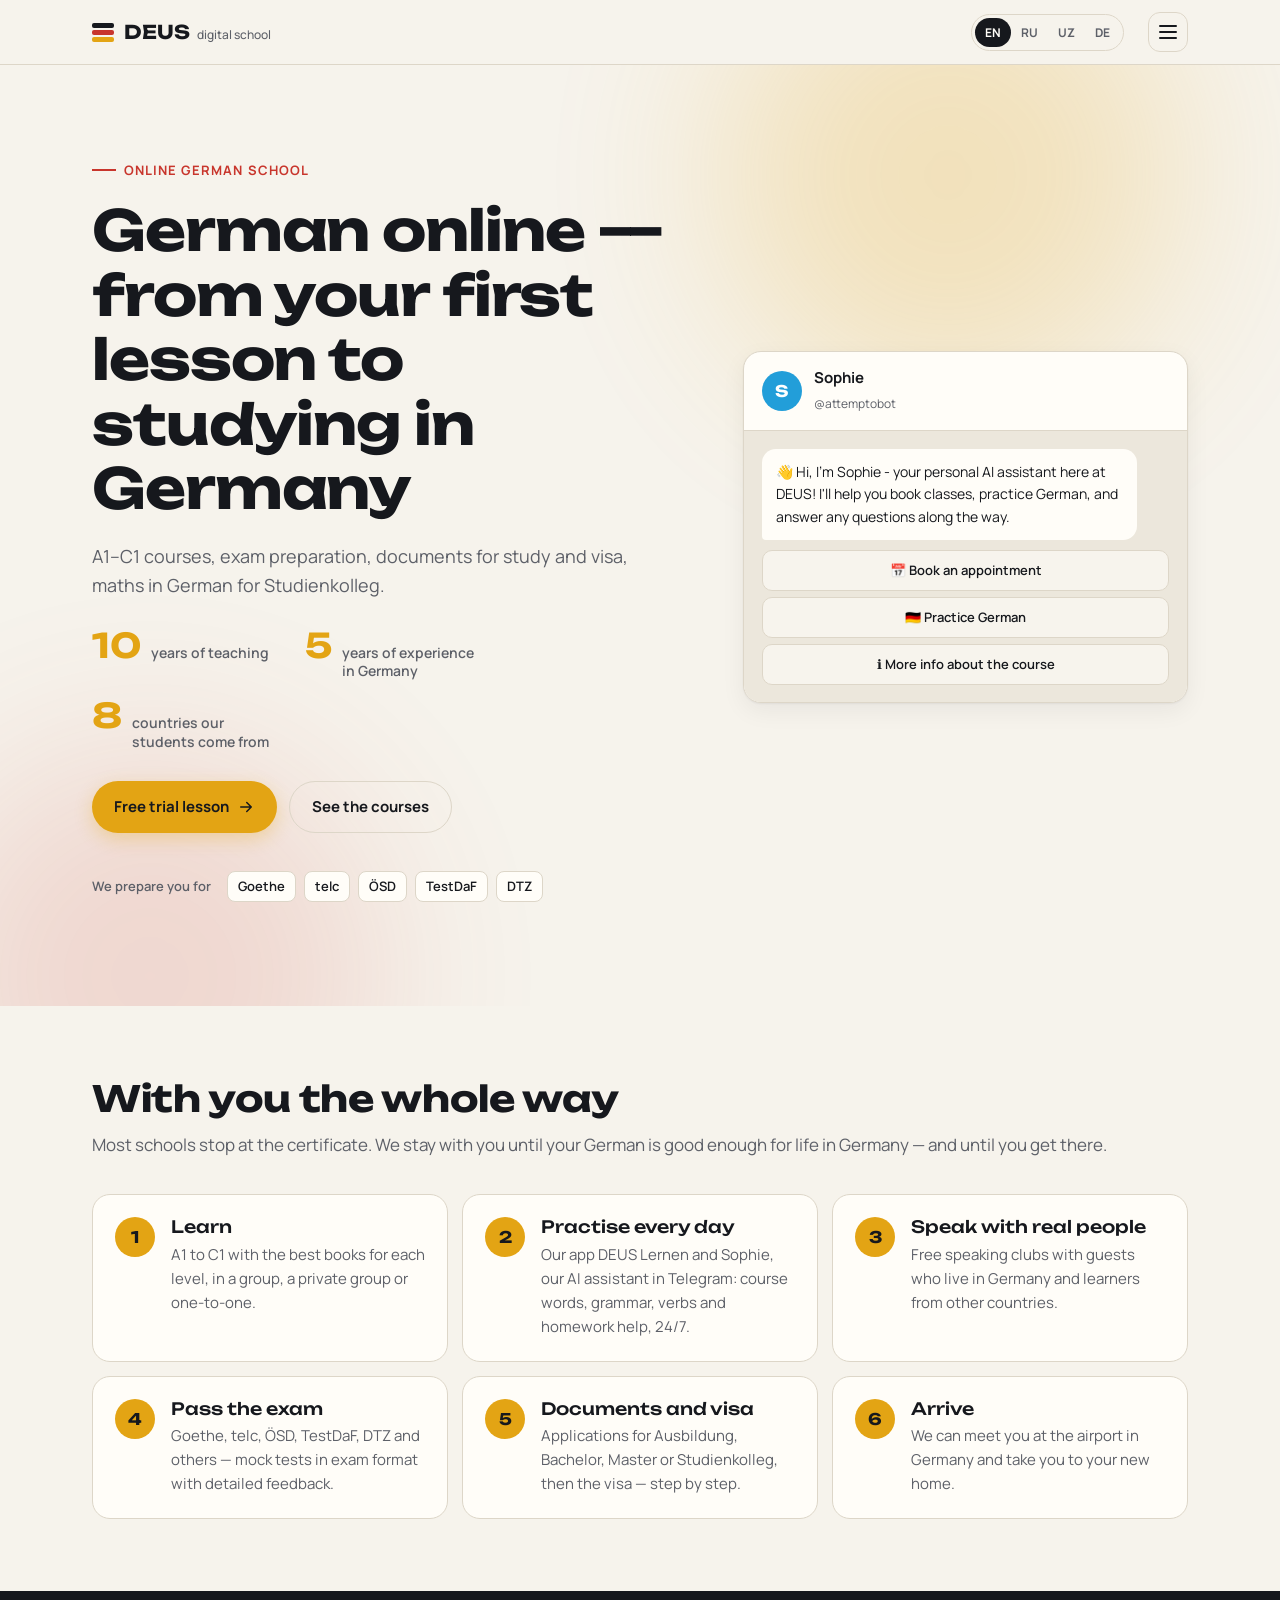
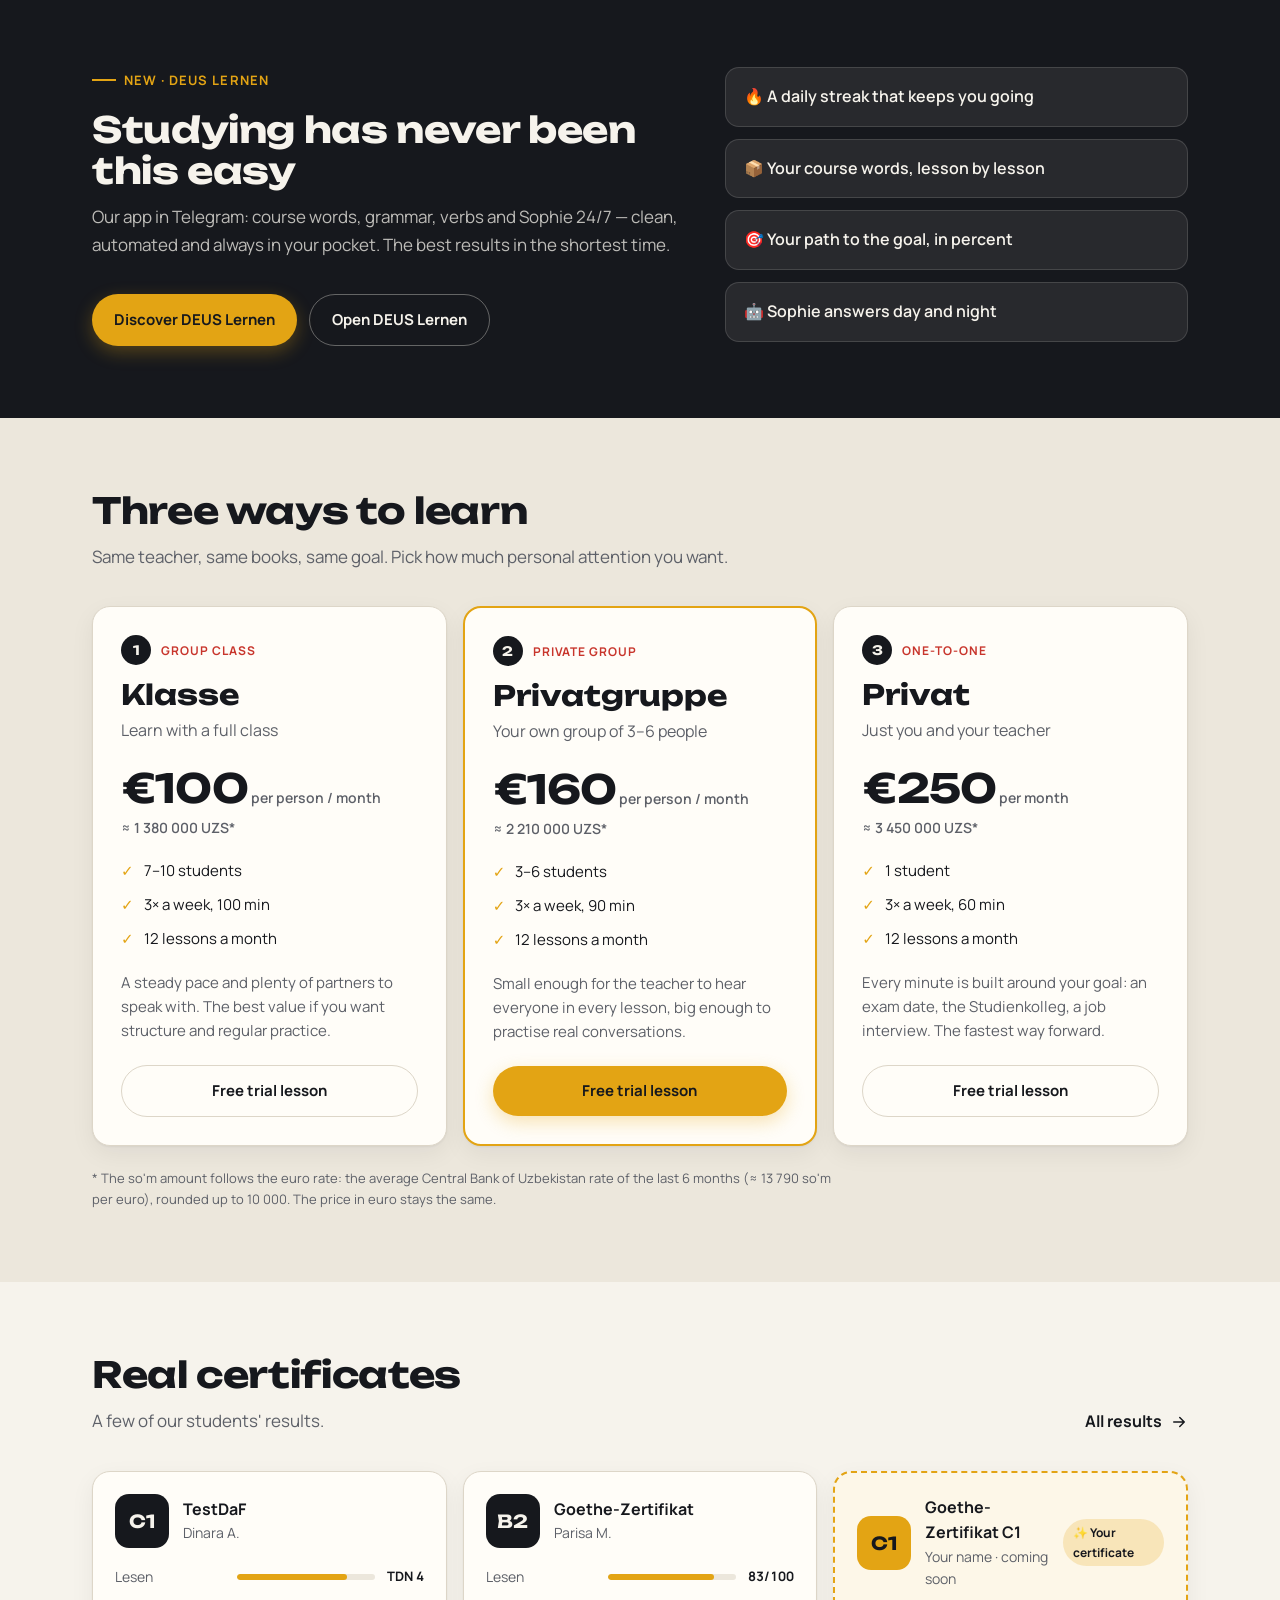
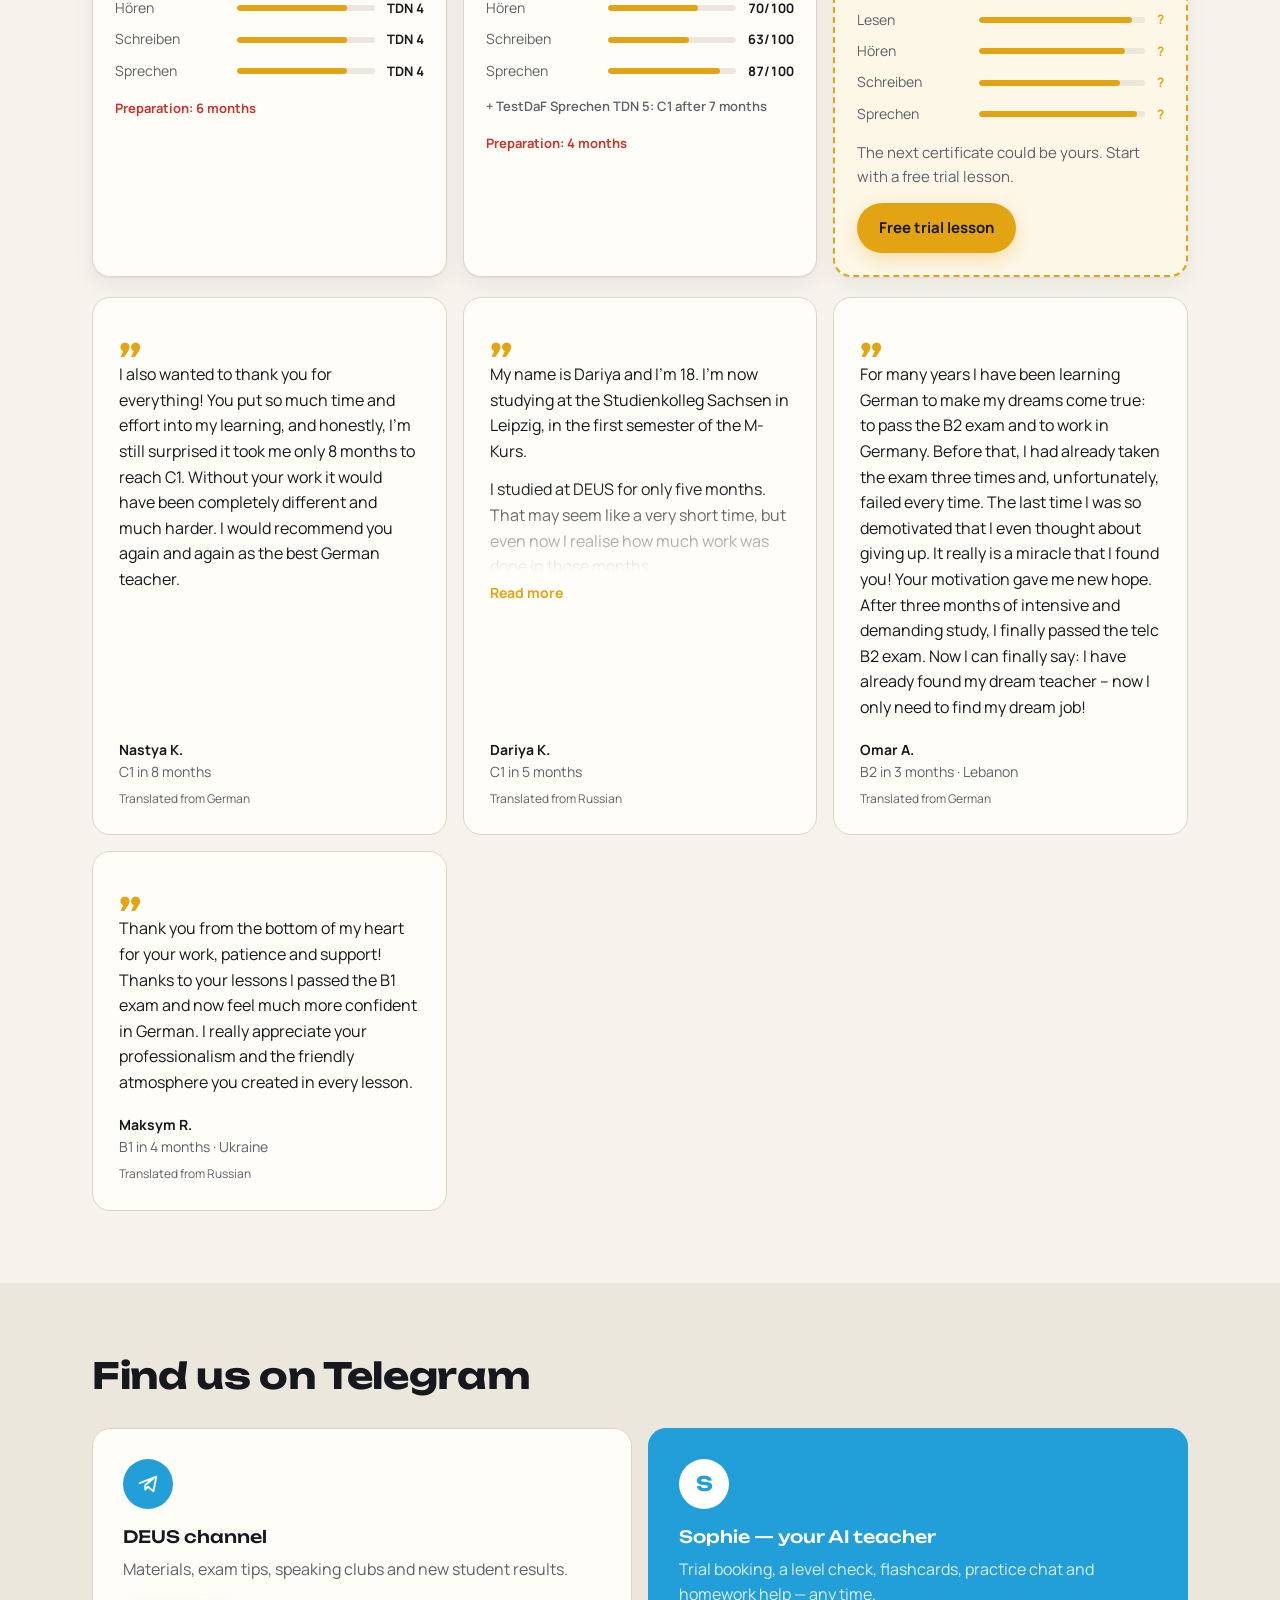
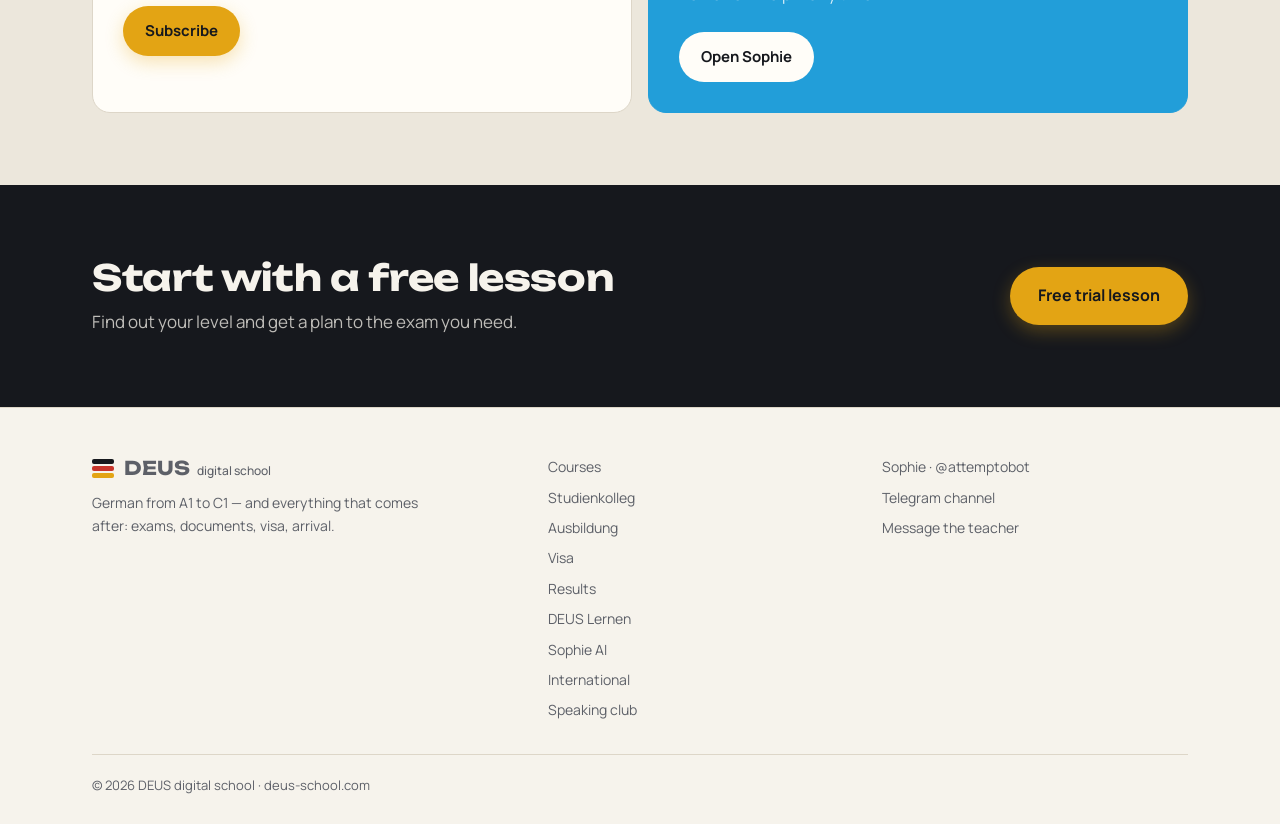
<file: index.html>
<!doctype html>
<html lang="en">
<head>
<meta charset="utf-8">
<meta name="viewport" content="width=device-width, initial-scale=1">
<title>DEUS digital school — German online, A1 to C1</title>
<meta name="description" content="Online German school: A1–C1 courses, Goethe, telc, TestDaF exam preparation, Studienkolleg, study and visa documents for Germany. Free trial lesson.">
<link rel="canonical" href="https://deus-school.com/">
<meta property="og:type" content="website">
<meta property="og:url" content="https://deus-school.com/">
<meta property="og:title" content="DEUS digital school — German online, A1 to C1">
<meta property="og:description" content="Online German school: A1–C1 courses, Goethe, telc, TestDaF exam preparation, Studienkolleg, study and visa documents for Germany. Free trial lesson.">
<meta property="og:image" content="https://deus-school.com/og.png">
<meta property="og:image:width" content="1200">
<meta property="og:image:height" content="630">
<meta name="twitter:card" content="summary_large_image">
<link rel="icon" href="/assets/favicon.svg" type="image/svg+xml">
<link rel="preconnect" href="https://fonts.googleapis.com">
<link rel="preconnect" href="https://fonts.gstatic.com" crossorigin>
<link href="https://fonts.googleapis.com/css2?family=Manrope:wght@400;500;600;700&family=Unbounded:wght@500;700&display=swap" rel="stylesheet">
<link rel="stylesheet" href="/assets/styles.css">
</head>
<body data-page="home">
<main>
  <section class="hero">
    <div class="glow" aria-hidden="true"><i></i><i></i></div>
    <div class="wrap hero-in">
      <div>
        <p class="kicker" data-i18n="hero.kicker"></p>
        <h1 data-i18n="hero.title"></h1>
        <p class="lead" data-i18n="hero.lead"></p>
        <div class="stats">
          <div><b data-val="teachingYears"></b><span data-i18n="stat.teach"></span></div>
          <div><b data-val="germanyYears"></b><span data-i18n="stat.de"></span></div>
          <div><b data-val="countries"></b><span data-i18n="stat.countries"></span></div>
        </div>
        <div class="btns">
          <a class="btn primary" data-link="bot" target="_blank" rel="noopener"><span data-i18n="cta.trial"></span> <svg viewBox="0 0 24 24"><path d="M5 12h14M13 6l6 6-6 6"/></svg></a>
          <a class="btn ghost" href="/kurse/" data-i18n="cta.courses"></a>
        </div>
        <div class="exams">
          <span data-i18n="hero.exams"></span>
          <ul><li>Goethe</li><li>telc</li><li>ÖSD</li><li>TestDaF</li><li>DTZ</li></ul>
        </div>
      </div>
      <div class="hero-art" aria-hidden="true">
        <div class="chat">
          <div class="chat-head"><span class="ava">S</span><div><b>Sophie</b><small>@attemptobot</small></div></div>
          <div class="chat-body">
            <p class="dots" aria-hidden="true"><i></i><i></i><i></i></p>
            <p class="msg" data-i18n="chat.hello"></p>
            <div class="kb"><span data-i18n="chat.btn.book"></span><span data-i18n="chat.btn.practice"></span><span data-i18n="chat.btn.info"></span></div>
          </div>
        </div>
      </div>
    </div>
  </section>

  <section class="sec">
    <div class="wrap">
      <h2 data-i18n="path.title"></h2>
      <p class="sec-lead" data-i18n="path.lead"></p>
      <ol class="path">
        <li><a href="/kurse/"><b>1</b><div><h3 data-i18n="path.1.t"></h3><p data-i18n="path.1.d"></p></div></a></li>
        <li><a href="/lernen/"><b>2</b><div><h3 data-i18n="path.2.t"></h3><p data-i18n="path.2.d"></p></div></a></li>
        <li><a href="/speaking-club/"><b>3</b><div><h3 data-i18n="path.3.t"></h3><p data-i18n="path.3.d"></p></div></a></li>
        <li><a href="/results/"><b>4</b><div><h3 data-i18n="path.4.t"></h3><p data-i18n="path.4.d"></p></div></a></li>
        <li><a href="/visum/"><b>5</b><div><h3 data-i18n="path.5.t"></h3><p data-i18n="path.5.d"></p></div></a></li>
        <li><a href="/visum/#airport"><b>6</b><div><h3 data-i18n="path.6.t"></h3><p data-i18n="path.6.d"></p></div></a></li>
      </ol>
    </div>
  </section>

  <section class="sec app-band">
    <div class="wrap band-in">
      <div>
        <p class="kicker" data-i18n="home.app.kicker"></p>
        <h2 data-i18n="home.app.title"></h2>
        <p class="sec-lead" data-i18n="home.app.text"></p>
        <div class="btns">
          <a class="btn primary" href="/lernen/" data-i18n="home.app.more"></a>
          <a class="btn ghost" data-link="app" target="_blank" rel="noopener" data-i18n="lernen.open"></a>
        </div>
      </div>
      <ul class="band-list">
        <li data-i18n="home.app.l1"></li><li data-i18n="home.app.l2"></li><li data-i18n="home.app.l3"></li><li data-i18n="home.app.l4"></li>
      </ul>
    </div>
  </section>

  <section class="sec alt">
    <div class="wrap">
      <h2 data-i18n="home.courses.title"></h2>
      <p class="sec-lead" data-i18n="home.courses.lead"></p>
      <div class="grid tiers" data-render="courses"></div>
      <p class="note" data-i18n="course.rateNote"></p>
    </div>
  </section>

  <section class="sec" id="resultsTeaser">
    <div class="wrap">
      <div class="sec-head"><div><h2 data-i18n="home.results.title"></h2><p class="sec-lead" data-i18n="home.results.lead"></p></div>
        <a class="link-more" href="/results/"><span data-i18n="cta.allResults"></span> <svg viewBox="0 0 24 24"><path d="M5 12h14M13 6l6 6-6 6"/></svg></a></div>
      <div class="grid results" data-render="resultsTeaser" data-hide-empty="resultsTeaser"></div>
      <div class="grid reviews" data-render="reviews"></div>
    </div>
  </section>

  <section class="sec alt">
    <div class="wrap">
      <h2 data-i18n="tg.title"></h2>
      <div class="grid tg">
        <div class="tg-card">
          <div class="tg-ic"><svg viewBox="0 0 24 24"><path d="M3 11l18-7-3 16-6-5-3 3v-5l9-7"/></svg></div>
          <h3 data-i18n="tg.channel.title"></h3>
          <p data-i18n="tg.channel.text"></p>
          <a class="btn primary" data-link="channel" target="_blank" rel="noopener" data-i18n="tg.channel.btn"></a>
        </div>
        <div class="tg-card bot">
          <div class="tg-ic">S</div>
          <h3 data-i18n="tg.bot.title"></h3>
          <p data-i18n="tg.bot.text"></p>
          <a class="btn light" data-link="bot" target="_blank" rel="noopener" data-i18n="tg.bot.btn"></a>
        </div>
      </div>
    </div>
  </section>

  <section class="final">
    <div class="wrap final-in">
      <div>
        <h2 data-i18n="final.title"></h2>
        <p data-i18n="final.text"></p>
      </div>
      <a class="btn primary big" data-link="bot" target="_blank" rel="noopener" data-i18n="cta.trial"></a>
    </div>
  </section>
</main>
<script src="/assets/content.js"></script>
<script src="/assets/i18n/common.js"></script>
<script src="/assets/i18n/home.js"></script>
<script src="/assets/app.js"></script>
<!-- Cloudflare Web Analytics --><script type='module' src='https://static.cloudflareinsights.com/beacon.min.js' data-cf-beacon='{"token": "5067515179d446bbaca45d76780aa2e7"}'></script><!-- End Cloudflare Web Analytics -->
</body>
</html>
</file>
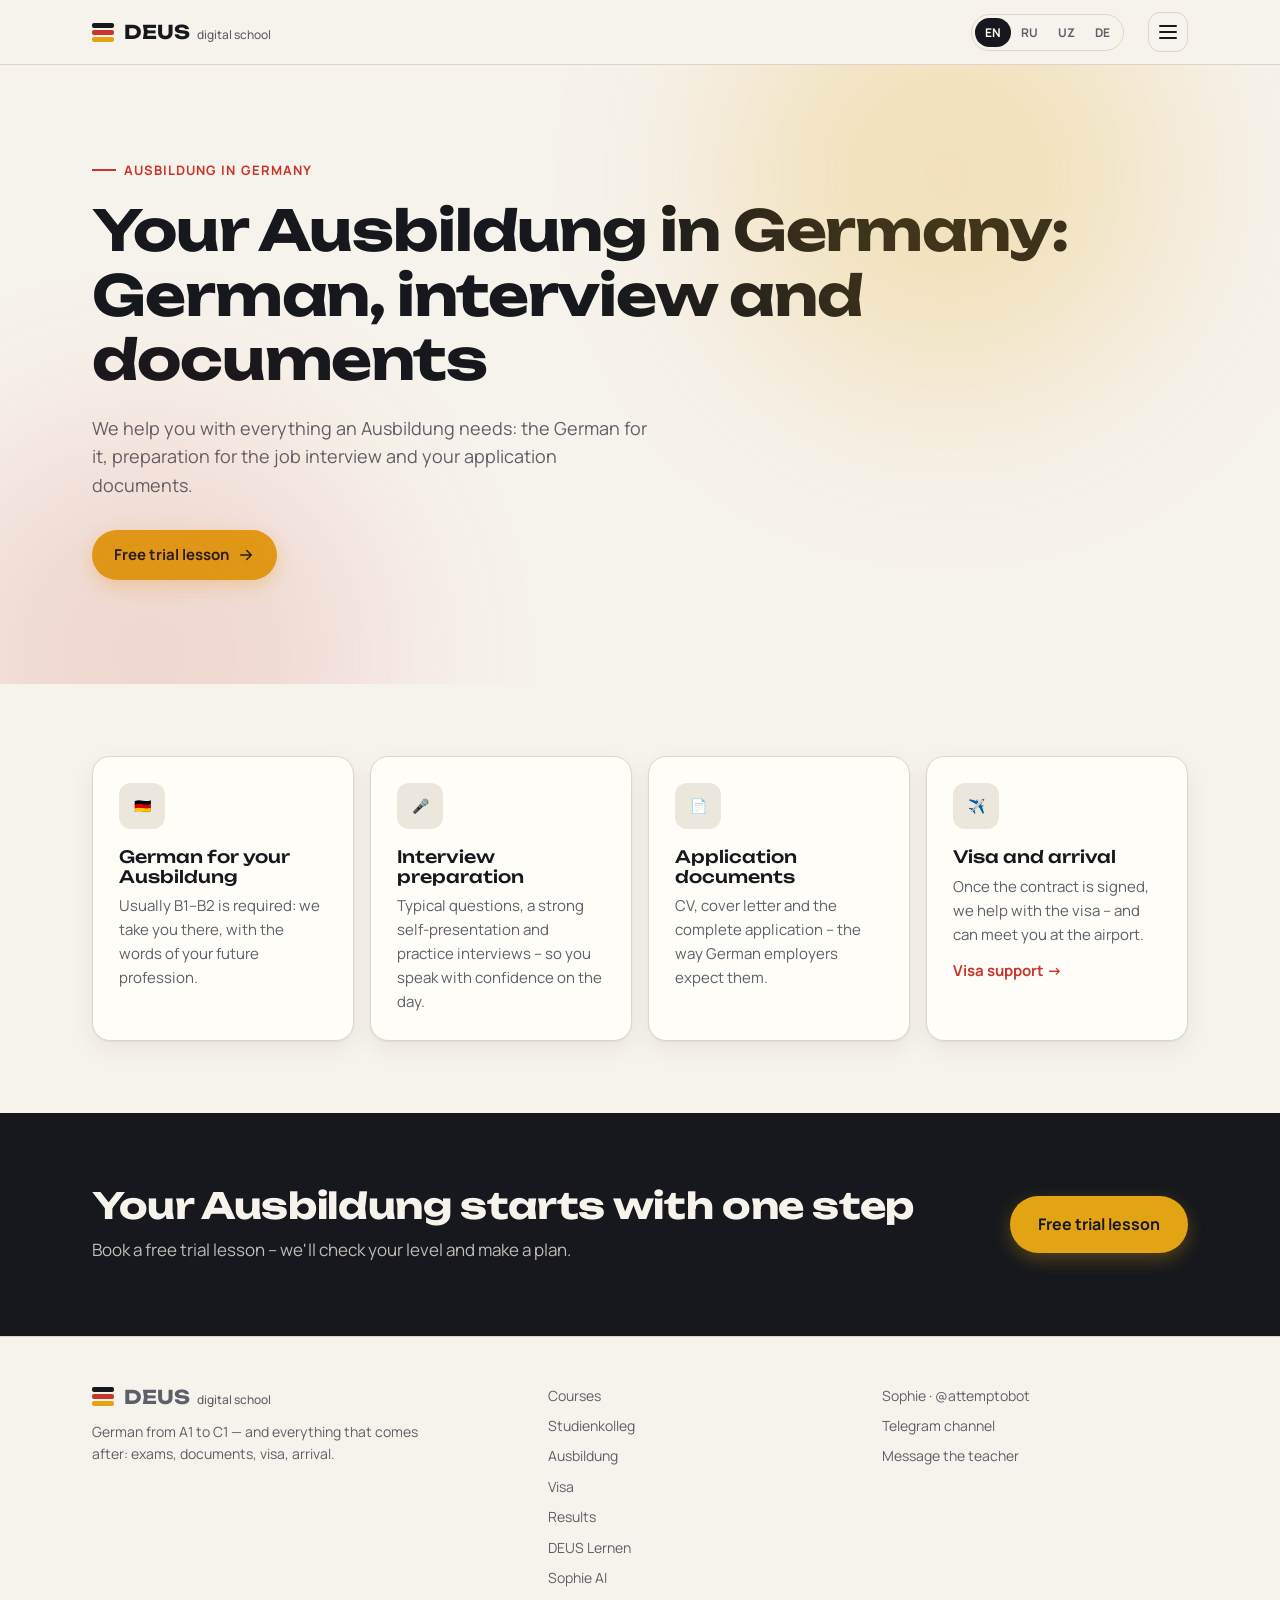
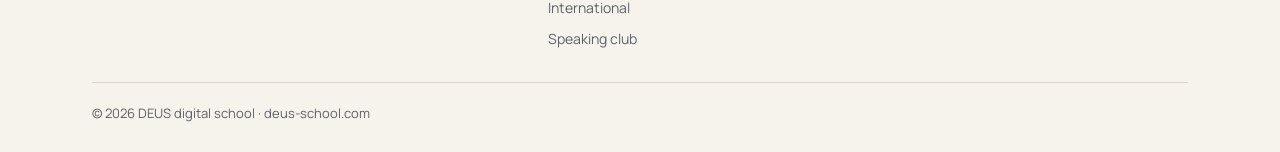
<file: ausbildung/index.html>
<!doctype html>
<html lang="en">
<head>
<meta charset="utf-8">
<meta name="viewport" content="width=device-width, initial-scale=1">
<title>Ausbildung · DEUS digital school</title>
<meta name="description" content="Ausbildung in Germany: German for your Ausbildung, preparation for the job interview, application documents and visa support.">
<link rel="canonical" href="https://deus-school.com/ausbildung/">
<meta property="og:type" content="website">
<meta property="og:url" content="https://deus-school.com/ausbildung/">
<meta property="og:title" content="Ausbildung · DEUS digital school">
<meta property="og:description" content="Ausbildung in Germany: German for your Ausbildung, preparation for the job interview, application documents and visa support.">
<meta property="og:image" content="https://deus-school.com/og.png">
<meta property="og:image:width" content="1200">
<meta property="og:image:height" content="630">
<meta name="twitter:card" content="summary_large_image">
<link rel="icon" href="/assets/favicon.svg" type="image/svg+xml">
<link rel="preconnect" href="https://fonts.googleapis.com">
<link rel="preconnect" href="https://fonts.gstatic.com" crossorigin>
<link href="https://fonts.googleapis.com/css2?family=Manrope:wght@400;500;600;700&family=Unbounded:wght@500;700&display=swap" rel="stylesheet">
<link rel="stylesheet" href="/assets/styles.css">
</head>
<body data-page="ausbildung" data-title="ab.title">
<main>
  <section class="hero">
    <div class="glow" aria-hidden="true"><i></i><i></i></div>
    <div class="wrap">
      <p class="kicker" data-i18n="ab.kicker"></p>
      <h1 data-i18n="ab.h1"></h1>
      <p class="lead" data-i18n="ab.lead"></p>
      <div class="btns">
        <a class="btn primary" data-link="bot" target="_blank" rel="noopener"><span data-i18n="cta.trial"></span> <svg viewBox="0 0 24 24"><path d="M5 12h14M13 6l6 6-6 6"/></svg></a>
      </div>
    </div>
  </section>

  <section class="sec">
    <div class="wrap">
      <div class="grid services feats">
        <article class="card"><div class="ic">🇩🇪</div><h3 data-i18n="ab.f1.t"></h3><p data-i18n="ab.f1.d"></p></article>
        <article class="card"><div class="ic">🎤</div><h3 data-i18n="ab.f2.t"></h3><p data-i18n="ab.f2.d"></p></article>
        <article class="card"><div class="ic">📄</div><h3 data-i18n="ab.f3.t"></h3><p data-i18n="ab.f3.d"></p></article>
        <article class="card"><div class="ic">✈️</div><h3 data-i18n="ab.f4.t"></h3><p data-i18n="ab.f4.d"></p><a class="card-link" href="/visum/" data-i18n="ab.visa.link"></a></article>
      </div>
    </div>
  </section>

  <section class="final">
    <div class="wrap final-in">
      <div>
        <h2 data-i18n="ab.final.title"></h2>
        <p data-i18n="paths.final.text"></p>
      </div>
      <a class="btn primary big" data-link="bot" target="_blank" rel="noopener" data-i18n="cta.trial"></a>
    </div>
  </section>
</main>
<script src="/assets/content.js"></script>
<script src="/assets/i18n/common.js"></script>
<script src="/assets/i18n/paths.js"></script>
<script src="/assets/app.js"></script>
<!-- Cloudflare Web Analytics --><script type='module' src='https://static.cloudflareinsights.com/beacon.min.js' data-cf-beacon='{"token": "5067515179d446bbaca45d76780aa2e7"}'></script><!-- End Cloudflare Web Analytics -->
</body>
</html>
</file>
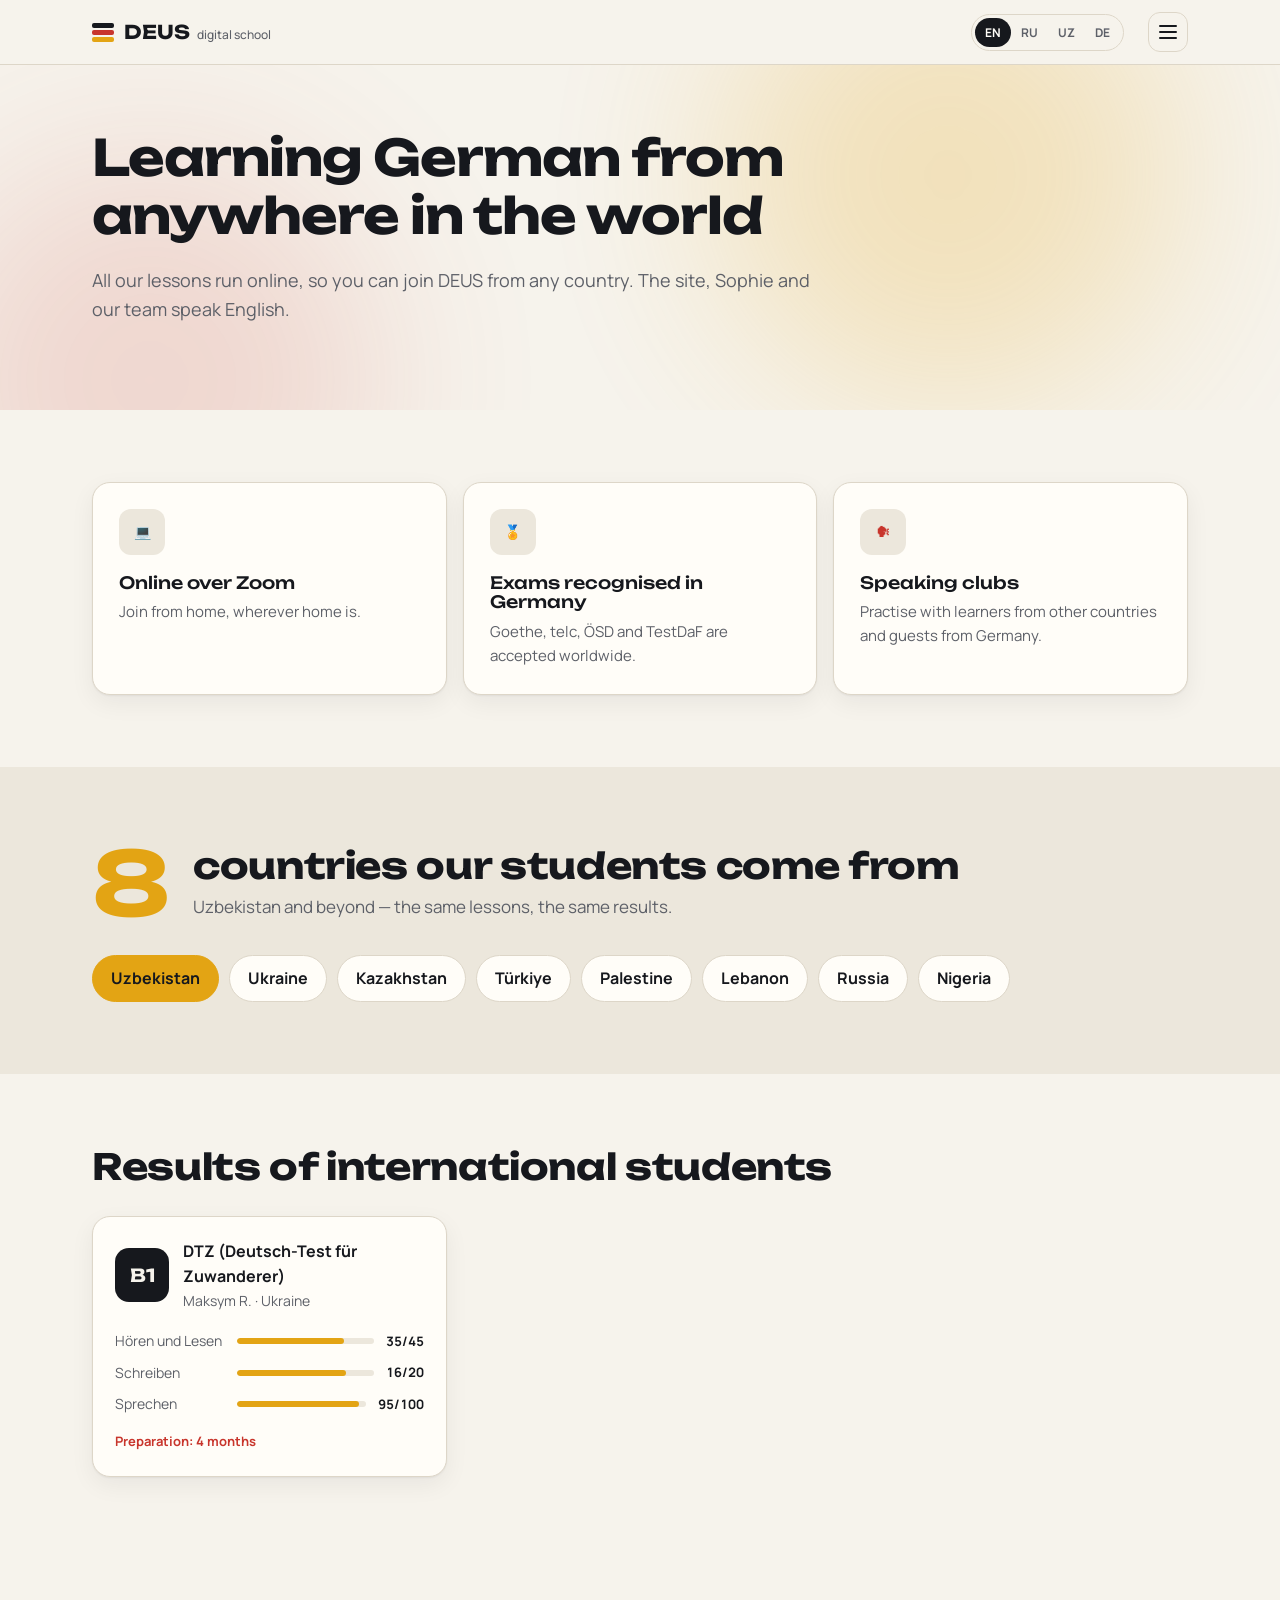
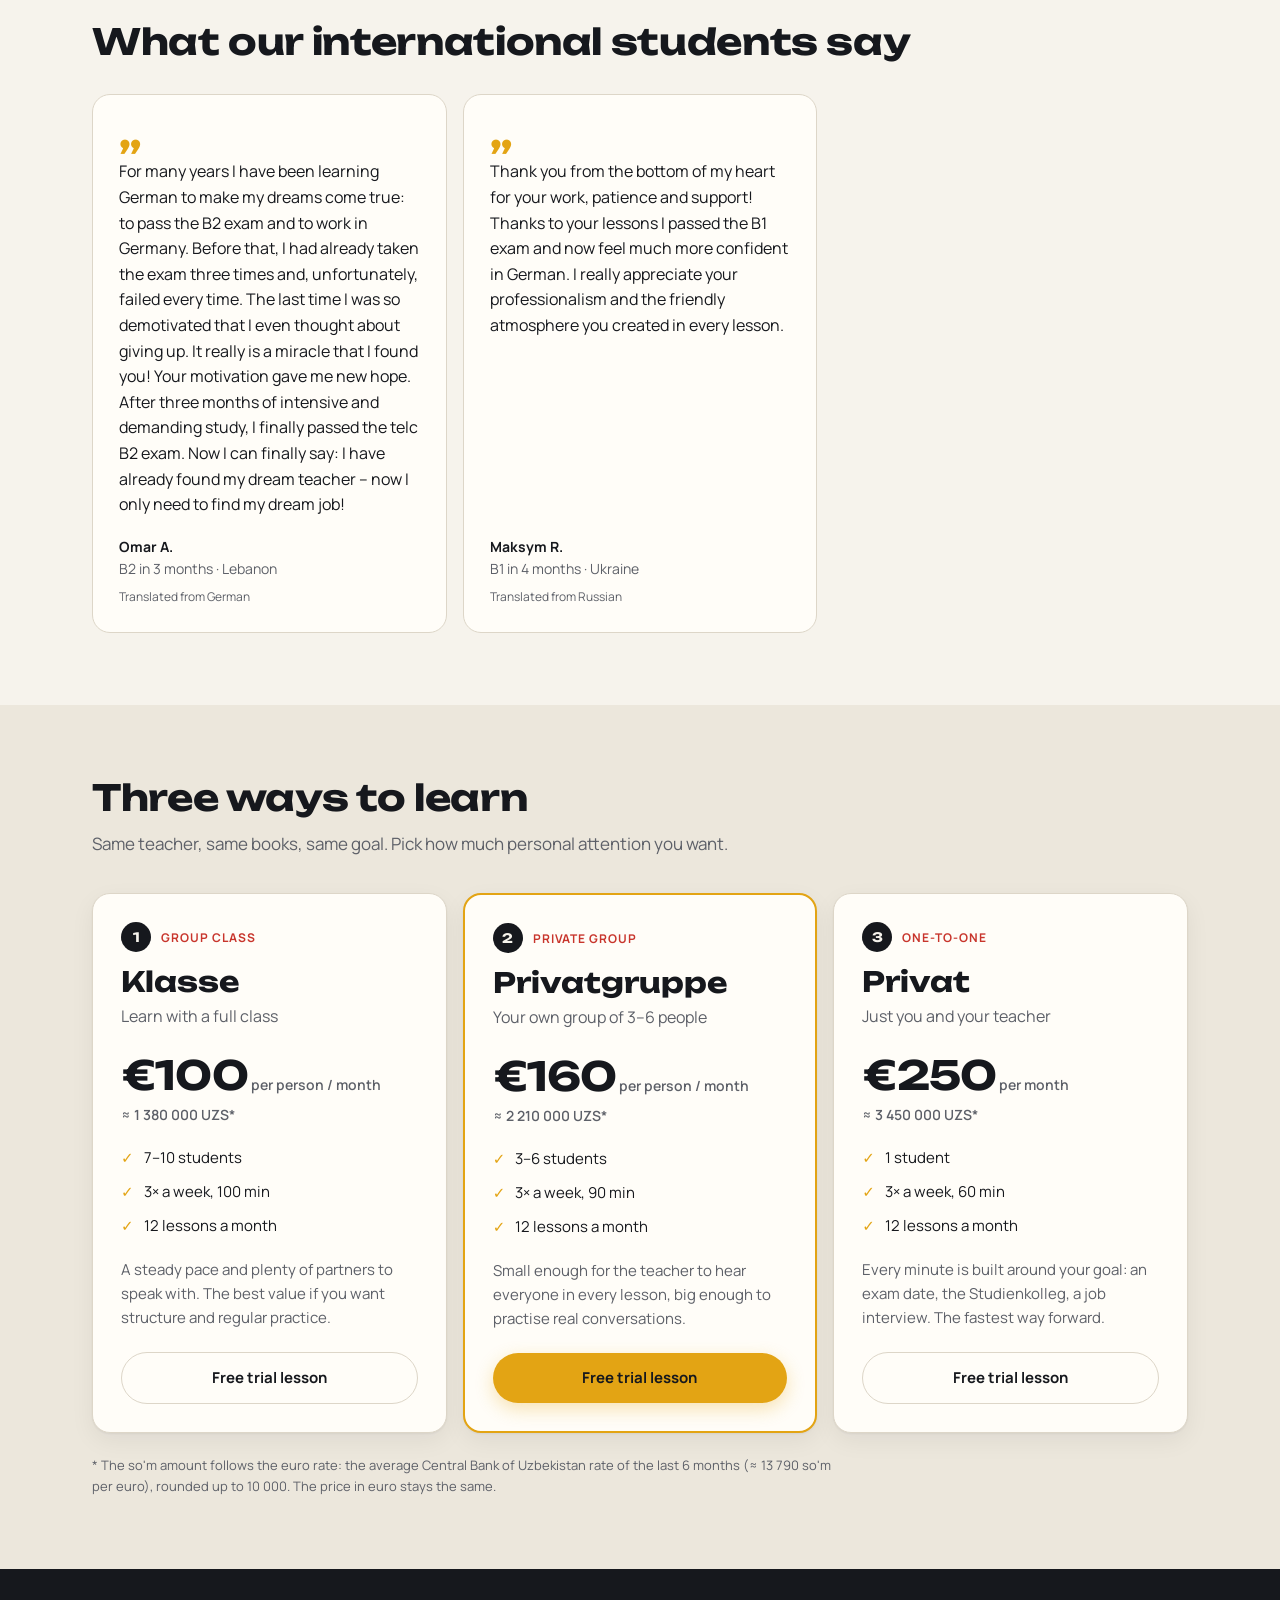
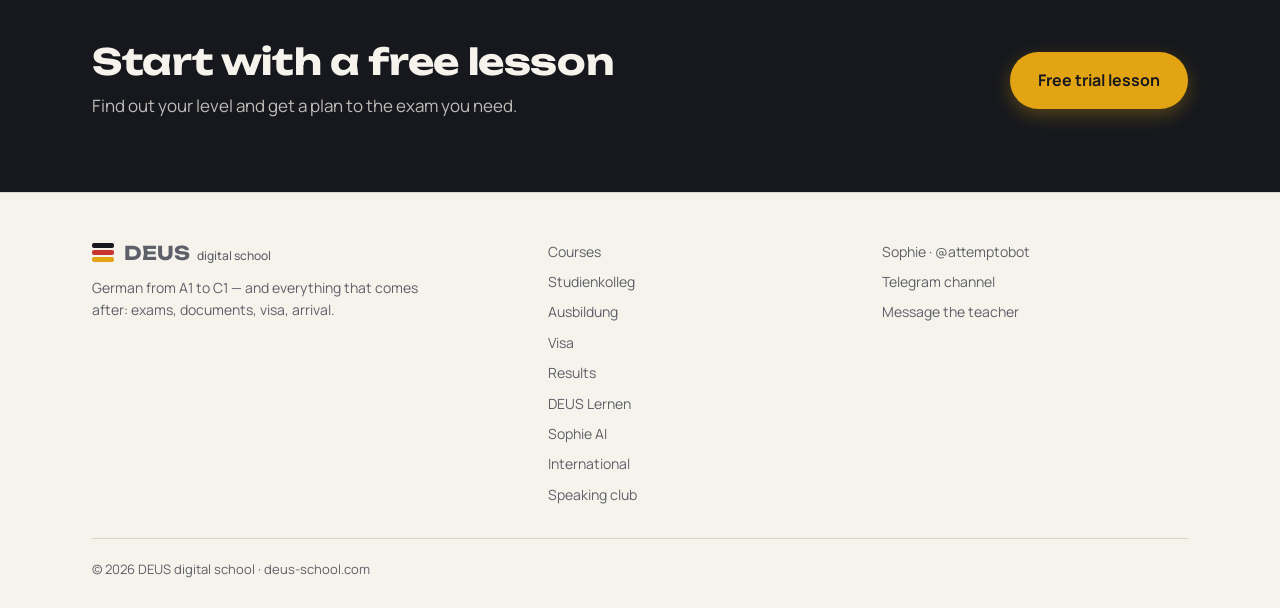
<file: international/index.html>
<!doctype html>
<html lang="en">
<head>
<meta charset="utf-8">
<meta name="viewport" content="width=device-width, initial-scale=1">
<title>International students · DEUS digital school</title>
<meta name="description" content="Learn German online with DEUS from any country: Zoom lessons, exams recognised in Germany, speaking clubs.">
<link rel="canonical" href="https://deus-school.com/international/">
<meta property="og:type" content="website">
<meta property="og:url" content="https://deus-school.com/international/">
<meta property="og:title" content="International students · DEUS digital school">
<meta property="og:description" content="Learn German online with DEUS from any country: Zoom lessons, exams recognised in Germany, speaking clubs.">
<meta property="og:image" content="https://deus-school.com/og.png">
<meta property="og:image:width" content="1200">
<meta property="og:image:height" content="630">
<meta name="twitter:card" content="summary_large_image">
<link rel="icon" href="/assets/favicon.svg" type="image/svg+xml">
<link rel="preconnect" href="https://fonts.googleapis.com">
<link rel="preconnect" href="https://fonts.gstatic.com" crossorigin>
<link href="https://fonts.googleapis.com/css2?family=Manrope:wght@400;500;600;700&family=Unbounded:wght@500;700&display=swap" rel="stylesheet">
<link rel="stylesheet" href="/assets/styles.css">
</head>
<body data-page="international" data-title="intl.title">
<main>
  <section class="page-hero">
    <div class="glow" aria-hidden="true"><i></i><i></i></div>
    <div class="wrap">
      
      <h1 data-i18n="intl.h1"></h1>
      <p class="lead" data-i18n="intl.lead"></p>
      
    </div>
  </section>

  <section class="sec">
    <div class="wrap">
      <div class="grid services">
        <article class="card"><div class="ic">💻</div><h3 data-i18n="intl.f1.t"></h3><p data-i18n="intl.f1.d"></p></article>
        <article class="card"><div class="ic">🏅</div><h3 data-i18n="intl.f2.t"></h3><p data-i18n="intl.f2.d"></p></article>
        <article class="card"><div class="ic">🗣</div><h3 data-i18n="intl.f3.t"></h3><p data-i18n="intl.f3.d"></p></article>
      </div>
    </div>
  </section>

  <section class="sec alt">
    <div class="wrap">
      <div class="from"><b data-val="countries"></b><div><h2 data-i18n="intl.from"></h2><p class="sec-lead" data-i18n="intl.fromLead"></p></div></div>
      <ul class="chips" data-render="countries"></ul>
    </div>
  </section>

  <section class="sec">
    <div class="wrap">
      <h2 data-i18n="intl.results"></h2>
      <div class="grid results" data-render="intlResults" data-show-empty="intlSoon"></div>
      <p class="empty" id="intlSoon" data-i18n="intl.soon"></p>
    </div>
  </section>

  <section class="sec" id="intlReviewsSec">
    <div class="wrap">
      <h2 data-i18n="intl.reviews"></h2>
      <div class="grid reviews" data-render="intlReviews" data-hide-empty="intlReviewsSec"></div>
    </div>
  </section>

  <section class="sec alt">
    <div class="wrap">
      <h2 data-i18n="home.courses.title"></h2>
      <p class="sec-lead" data-i18n="home.courses.lead"></p>
      <div class="grid tiers" data-render="courses"></div>
      <p class="note" data-i18n="course.rateNote"></p>
    </div>
  </section>

  <section class="final">
    <div class="wrap final-in">
      <div>
        <h2 data-i18n="final.title"></h2>
        <p data-i18n="final.text"></p>
      </div>
      <a class="btn primary big" data-link="bot" target="_blank" rel="noopener" data-i18n="cta.trial"></a>
    </div>
  </section>
</main>
<script src="/assets/content.js"></script>
<script src="/assets/i18n/common.js"></script>
<script src="/assets/i18n/home.js"></script>
<script src="/assets/i18n/pages.js"></script>
<script src="/assets/app.js"></script>
<!-- Cloudflare Web Analytics --><script type='module' src='https://static.cloudflareinsights.com/beacon.min.js' data-cf-beacon='{"token": "5067515179d446bbaca45d76780aa2e7"}'></script><!-- End Cloudflare Web Analytics -->
</body>
</html>
</file>
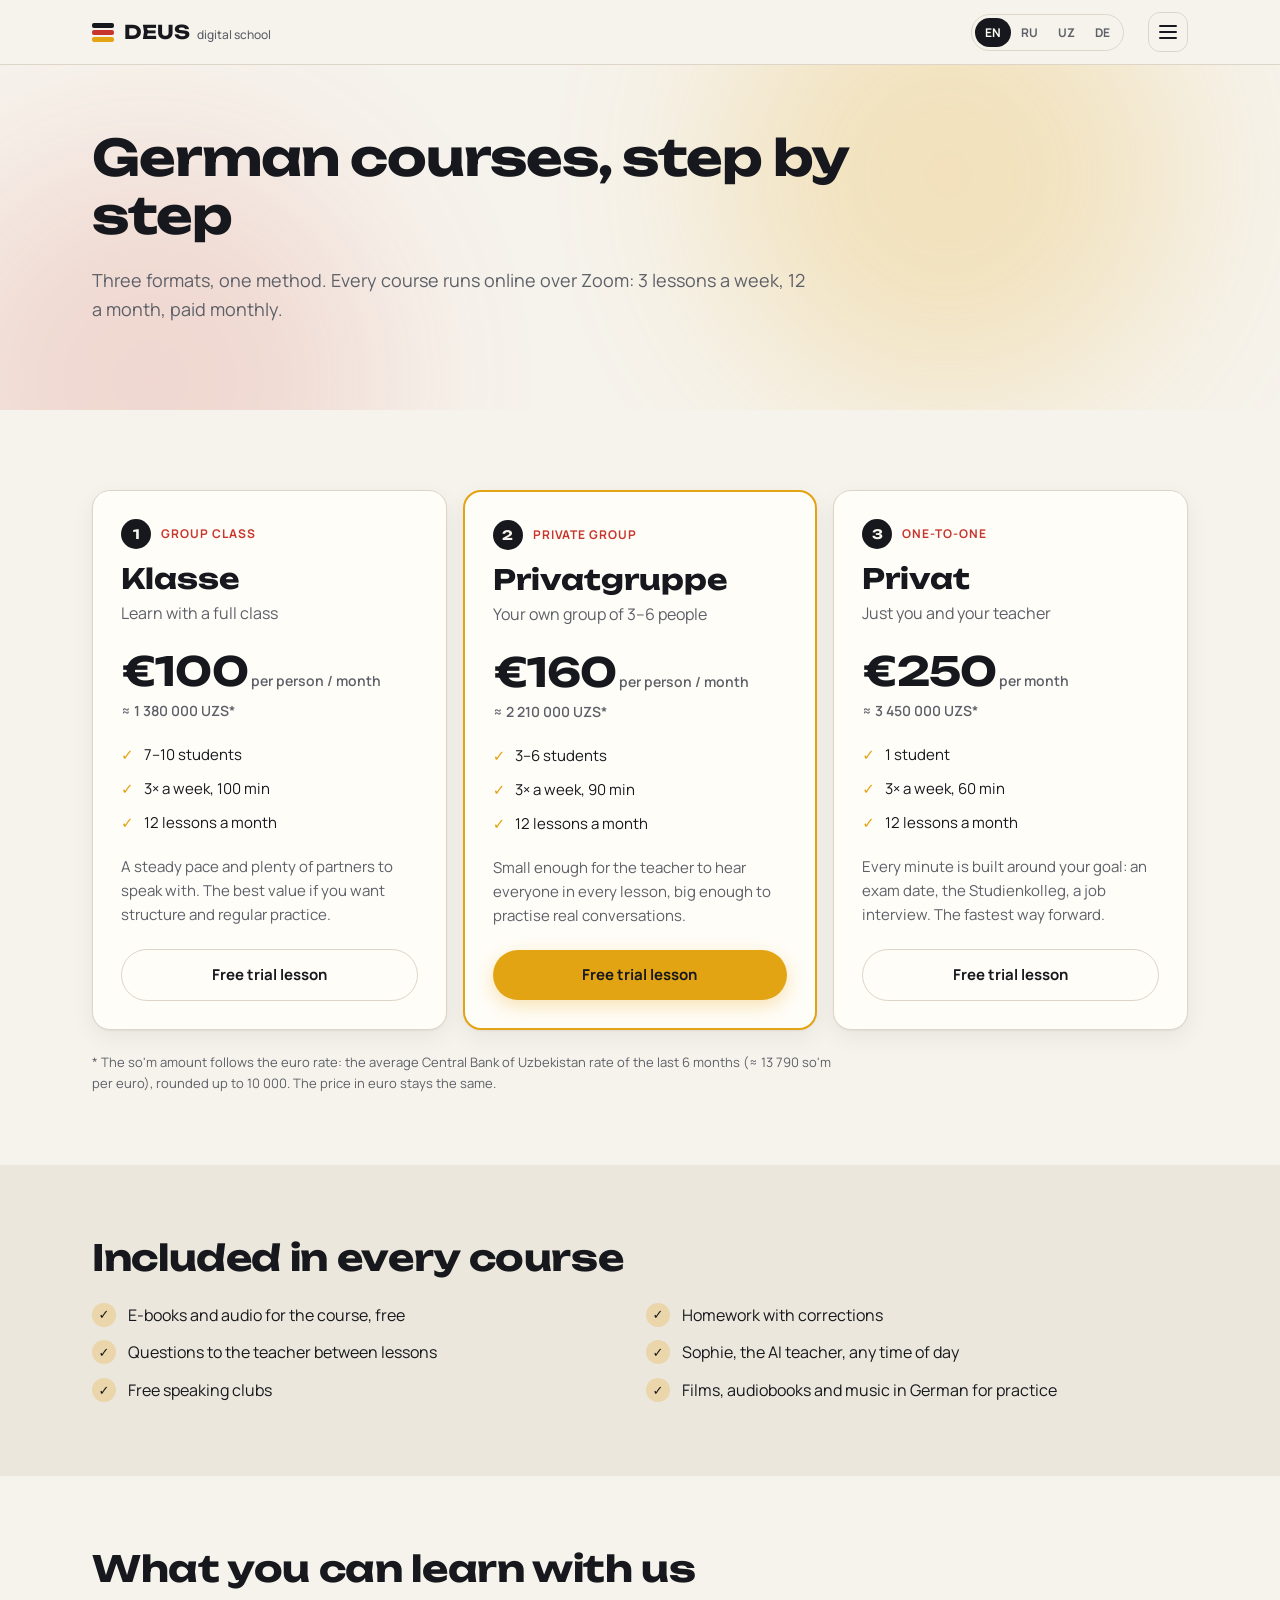
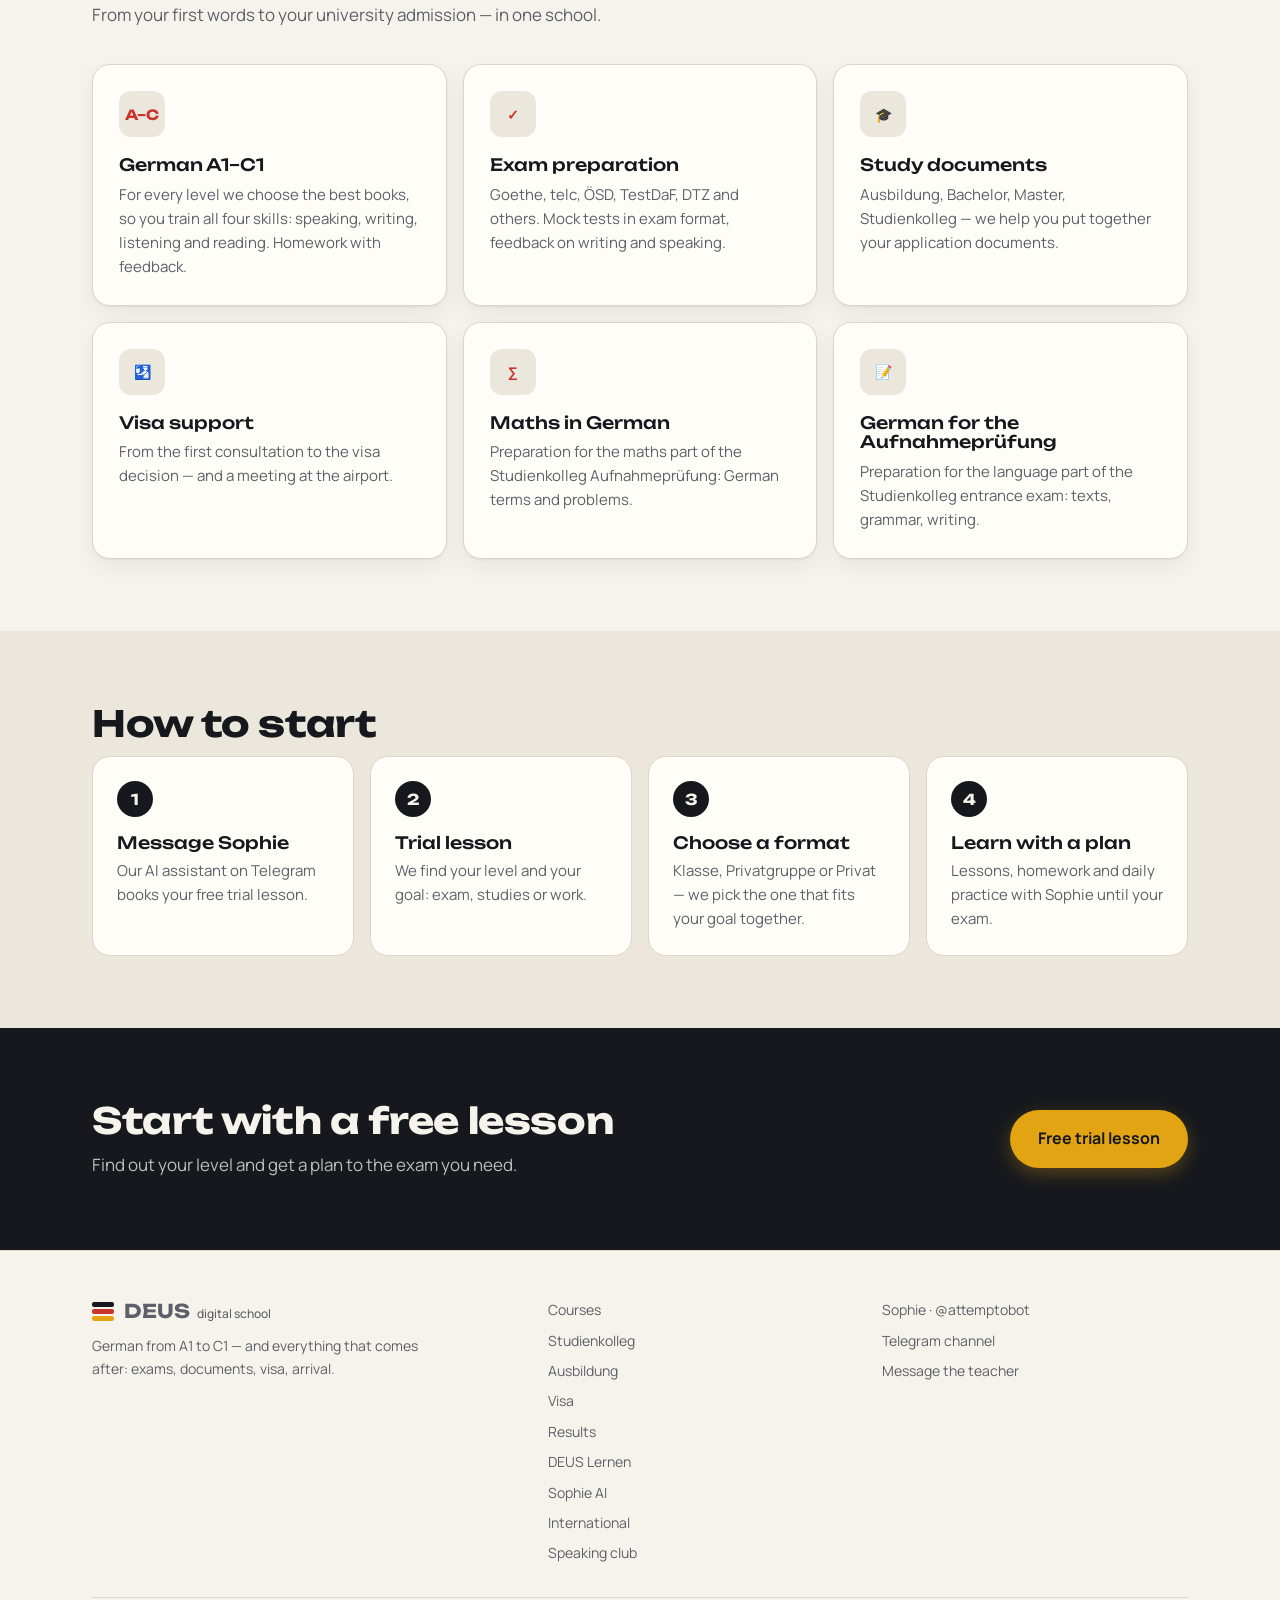
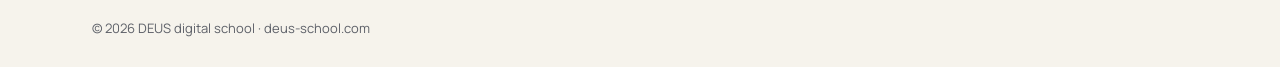
<file: kurse/index.html>
<!doctype html>
<html lang="en">
<head>
<meta charset="utf-8">
<meta name="viewport" content="width=device-width, initial-scale=1">
<title>Courses · DEUS digital school</title>
<meta name="description" content="Klasse, Privatgruppe or Privat: German courses online, 3 lessons a week, 12 a month. Prices in euro and so'm.">
<link rel="canonical" href="https://deus-school.com/kurse/">
<meta property="og:type" content="website">
<meta property="og:url" content="https://deus-school.com/kurse/">
<meta property="og:title" content="Courses · DEUS digital school">
<meta property="og:description" content="Klasse, Privatgruppe or Privat: German courses online, 3 lessons a week, 12 a month. Prices in euro and so'm.">
<meta property="og:image" content="https://deus-school.com/og.png">
<meta property="og:image:width" content="1200">
<meta property="og:image:height" content="630">
<meta name="twitter:card" content="summary_large_image">
<link rel="icon" href="/assets/favicon.svg" type="image/svg+xml">
<link rel="preconnect" href="https://fonts.googleapis.com">
<link rel="preconnect" href="https://fonts.gstatic.com" crossorigin>
<link href="https://fonts.googleapis.com/css2?family=Manrope:wght@400;500;600;700&family=Unbounded:wght@500;700&display=swap" rel="stylesheet">
<link rel="stylesheet" href="/assets/styles.css">
</head>
<body data-page="kurse" data-title="kurse.title">
<main>
  <section class="page-hero">
    <div class="glow" aria-hidden="true"><i></i><i></i></div>
    <div class="wrap">
      
      <h1 data-i18n="kurse.h1"></h1>
      <p class="lead" data-i18n="kurse.lead"></p>
      
    </div>
  </section>

  <section class="sec">
    <div class="wrap">
      <div class="grid tiers" data-render="courses"></div>
      <p class="note" data-i18n="course.rateNote"></p>
    </div>
  </section>

  <section class="sec alt">
    <div class="wrap">
      <h2 data-i18n="inc.title"></h2>
      <ul class="checks">
        <li data-i18n="inc.1"></li>
        <li data-i18n="inc.2"></li>
        <li data-i18n="inc.3"></li>
        <li data-i18n="inc.4"></li>
        <li data-i18n="inc.5"></li>
        <li data-i18n="inc.6"></li>
      </ul>
    </div>
  </section>

  <section class="sec">
    <div class="wrap">
      <h2 data-i18n="services.title"></h2>
      <p class="sec-lead" data-i18n="services.lead"></p>
      <div class="grid services">
        <article class="card"><div class="ic">A–C</div><h3 data-i18n="s1.title"></h3><p data-i18n="s1.text"></p></article>
        <article class="card"><div class="ic">✓</div><h3 data-i18n="s2.title"></h3><p data-i18n="s2.text"></p></article>
        <article class="card"><div class="ic">🎓</div><h3 data-i18n="s3.title"></h3><p data-i18n="s3.text"></p></article>
        <article class="card"><div class="ic">🛂</div><h3 data-i18n="s4.title"></h3><p data-i18n="s4.text"></p></article>
        <article class="card"><div class="ic">∑</div><h3 data-i18n="s5.title"></h3><p data-i18n="s5.text"></p></article>
        <article class="card"><div class="ic">📝</div><h3 data-i18n="s6.title"></h3><p data-i18n="s6.text"></p></article>
      </div>
    </div>
  </section>

  <section class="sec alt">
    <div class="wrap">
      <h2 data-i18n="how.title"></h2>
      <ol class="steps">
        <li><b>1</b><h3 data-i18n="h1.title"></h3><p data-i18n="h1.text"></p></li>
        <li><b>2</b><h3 data-i18n="h2.title"></h3><p data-i18n="h2.text"></p></li>
        <li><b>3</b><h3 data-i18n="h3.title"></h3><p data-i18n="h3.text"></p></li>
        <li><b>4</b><h3 data-i18n="h4.title"></h3><p data-i18n="h4.text"></p></li>
      </ol>
    </div>
  </section>

  <section class="final">
    <div class="wrap final-in">
      <div>
        <h2 data-i18n="final.title"></h2>
        <p data-i18n="final.text"></p>
      </div>
      <a class="btn primary big" data-link="bot" target="_blank" rel="noopener" data-i18n="cta.trial"></a>
    </div>
  </section>
</main>
<script src="/assets/content.js"></script>
<script src="/assets/i18n/common.js"></script>
<script src="/assets/i18n/kurse.js"></script>
<script src="/assets/app.js"></script>
<!-- Cloudflare Web Analytics --><script type='module' src='https://static.cloudflareinsights.com/beacon.min.js' data-cf-beacon='{"token": "5067515179d446bbaca45d76780aa2e7"}'></script><!-- End Cloudflare Web Analytics -->
</body>
</html>
</file>
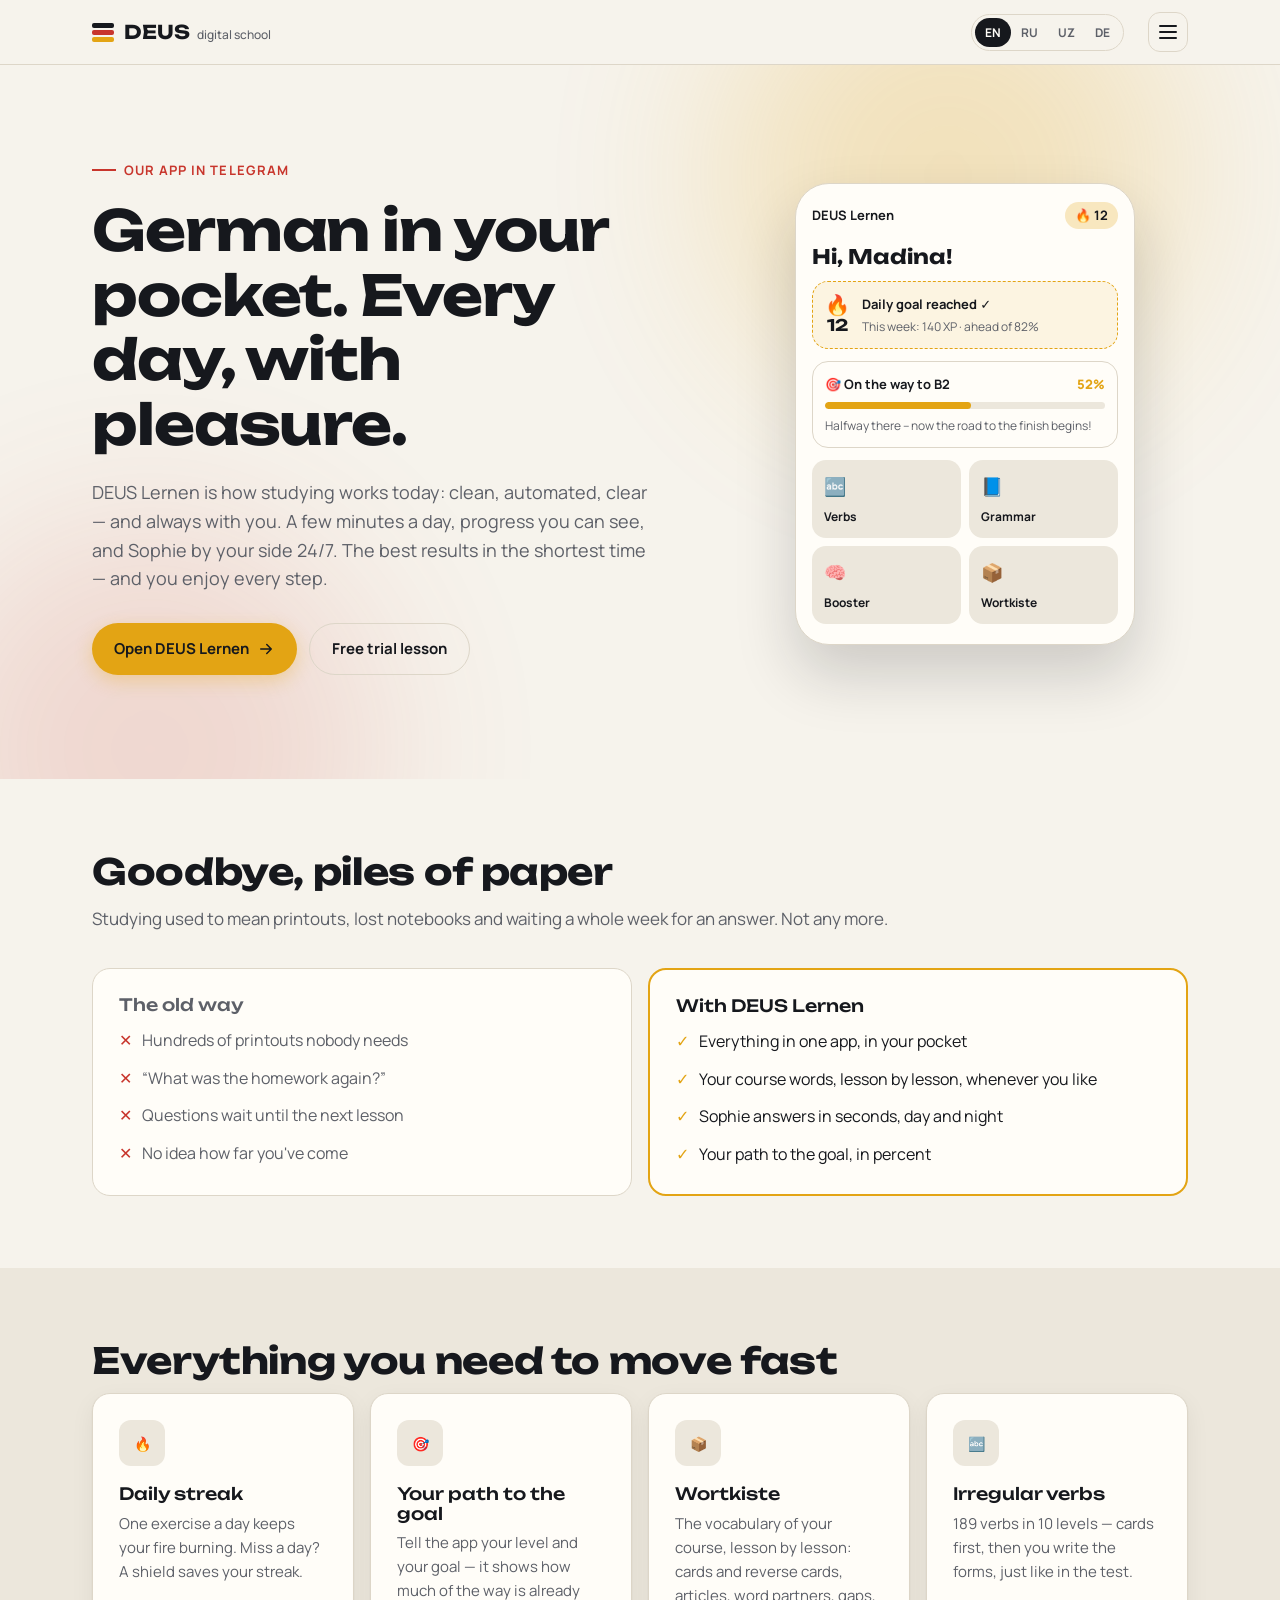
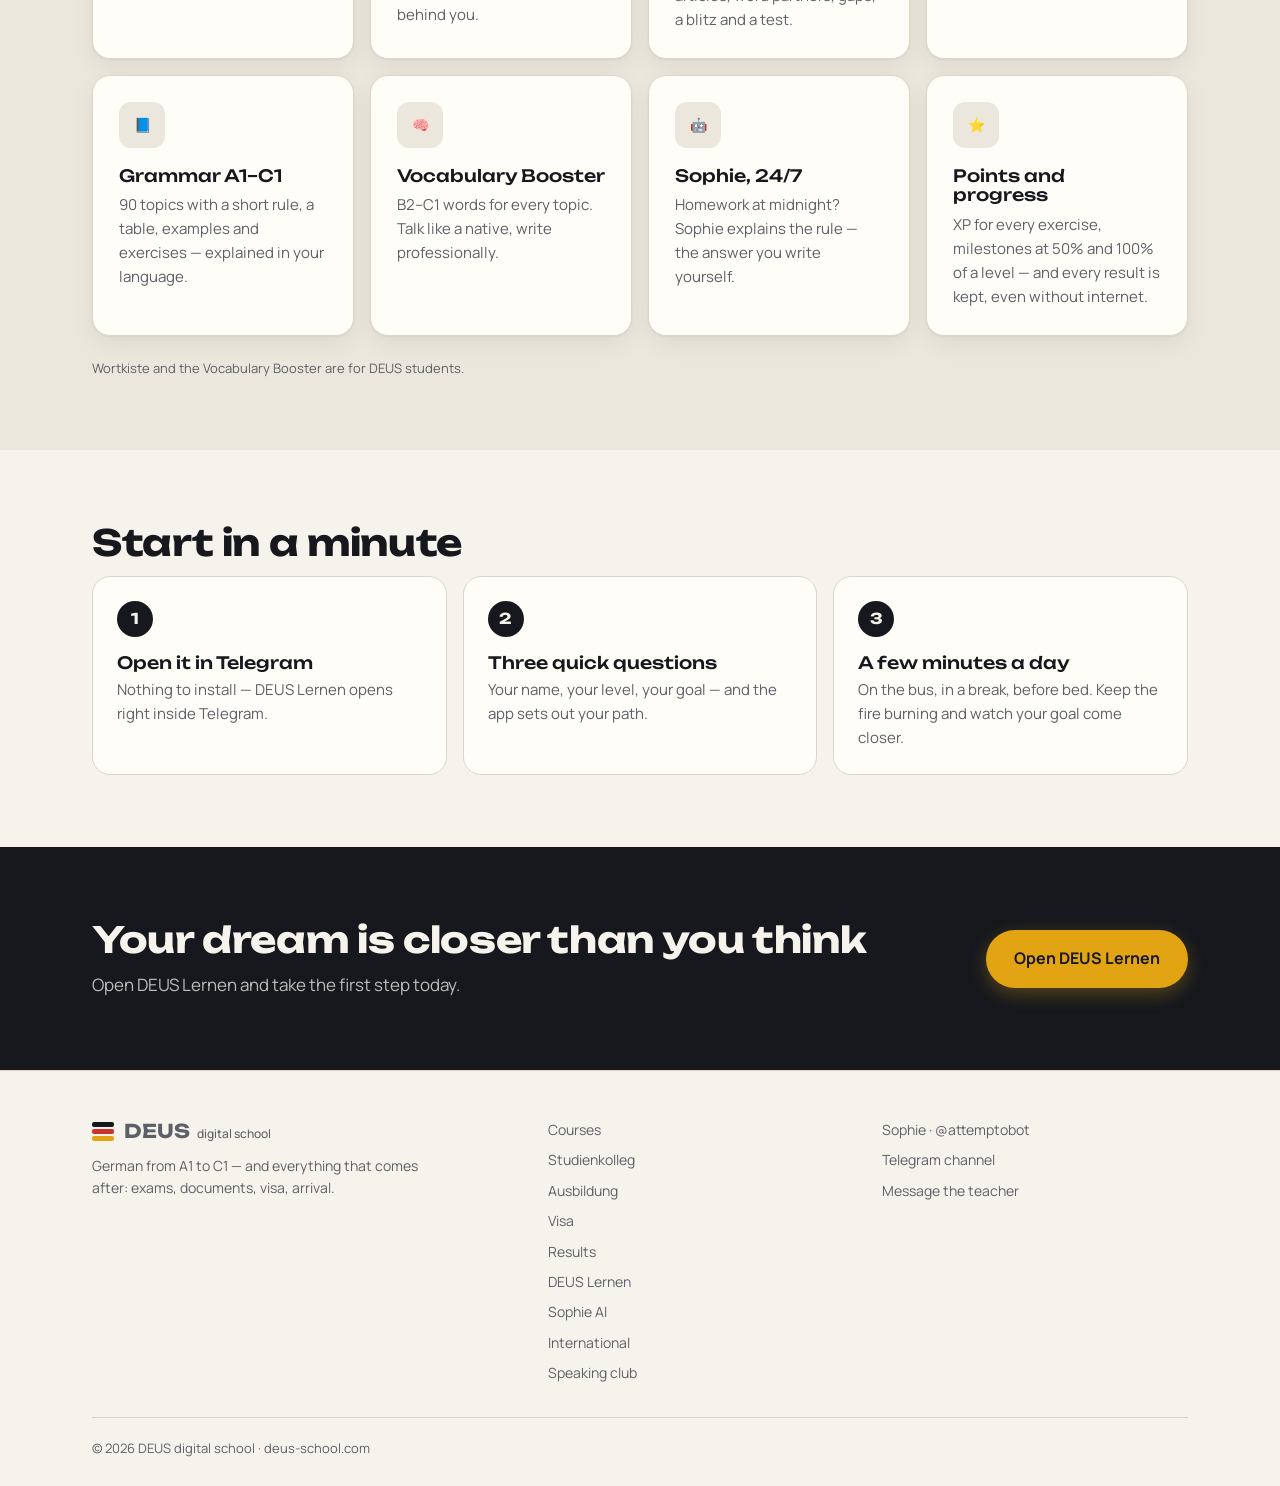
<file: lernen/index.html>
<!doctype html>
<html lang="en">
<head>
<meta charset="utf-8">
<meta name="viewport" content="width=device-width, initial-scale=1">
<title>DEUS Lernen app · DEUS digital school</title>
<meta name="description" content="DEUS Lernen, our learning app in Telegram: course vocabulary lesson by lesson, grammar A1–C1, irregular verbs, a daily streak, your path to the goal, and Sophie 24/7.">
<link rel="canonical" href="https://deus-school.com/lernen/">
<meta property="og:type" content="website">
<meta property="og:url" content="https://deus-school.com/lernen/">
<meta property="og:title" content="DEUS Lernen app · DEUS digital school">
<meta property="og:description" content="German in your pocket: course vocabulary, grammar, verbs, a daily streak and Sophie 24/7 — right inside Telegram.">
<meta property="og:image" content="https://deus-school.com/og.png">
<meta property="og:image:width" content="1200">
<meta property="og:image:height" content="630">
<meta name="twitter:card" content="summary_large_image">
<link rel="icon" href="/assets/favicon.svg" type="image/svg+xml">
<link rel="preconnect" href="https://fonts.googleapis.com">
<link rel="preconnect" href="https://fonts.gstatic.com" crossorigin>
<link href="https://fonts.googleapis.com/css2?family=Manrope:wght@400;500;600;700&family=Unbounded:wght@500;700&display=swap" rel="stylesheet">
<link rel="stylesheet" href="/assets/styles.css">
</head>
<body data-page="lernen" data-title="lernen.title">
<main>
  <section class="hero">
    <div class="glow" aria-hidden="true"><i></i><i></i></div>
    <div class="wrap hero-in">
      <div>
        <p class="kicker" data-i18n="lernen.kicker"></p>
        <h1 data-i18n="lernen.h1"></h1>
        <p class="lead" data-i18n="lernen.lead"></p>
        <div class="btns">
          <a class="btn primary" data-link="app" target="_blank" rel="noopener"><span data-i18n="lernen.open"></span> <svg viewBox="0 0 24 24"><path d="M5 12h14M13 6l6 6-6 6"/></svg></a>
          <a class="btn ghost" data-link="bot" target="_blank" rel="noopener" data-i18n="cta.trial"></a>
        </div>
      </div>
      <div class="hero-art" aria-hidden="true">
        <div class="phone">
          <div class="ph-top"><b>DEUS Lernen</b><span>🔥 12</span></div>
          <p class="ph-hello" data-i18n="lernen.mock.hello"></p>
          <div class="ph-goal"><span class="ph-flame">🔥<b>12</b></span><div><b data-i18n="lernen.mock.goal"></b><small data-i18n="lernen.mock.week"></small></div></div>
          <div class="ph-path">
            <div><b>🎯 <span data-i18n="lernen.mock.path"></span></b><em>52%</em></div>
            <i><s></s></i>
            <small data-i18n="lernen.mock.pathLine"></small>
          </div>
          <div class="ph-tiles">
            <span>🔤<b data-i18n="lernen.mock.verbs"></b></span>
            <span>📘<b data-i18n="lernen.mock.grammar"></b></span>
            <span>🧠<b data-i18n="lernen.mock.booster"></b></span>
            <span>📦<b>Wortkiste</b></span>
          </div>
        </div>
      </div>
    </div>
  </section>

  <section class="sec">
    <div class="wrap">
      <h2 data-i18n="lernen.old.title"></h2>
      <p class="sec-lead" data-i18n="lernen.old.lead"></p>
      <div class="grid compare">
        <div class="cmp old">
          <h3 data-i18n="lernen.old.h"></h3>
          <ul><li data-i18n="lernen.o1"></li><li data-i18n="lernen.o2"></li><li data-i18n="lernen.o3"></li><li data-i18n="lernen.o4"></li></ul>
        </div>
        <div class="cmp new">
          <h3 data-i18n="lernen.new.h"></h3>
          <ul><li data-i18n="lernen.n1"></li><li data-i18n="lernen.n2"></li><li data-i18n="lernen.n3"></li><li data-i18n="lernen.n4"></li></ul>
        </div>
      </div>
    </div>
  </section>

  <section class="sec alt">
    <div class="wrap">
      <h2 data-i18n="lernen.feat.title"></h2>
      <div class="grid services feats">
        <article class="card feat"><div class="ic">🔥</div><h3 data-i18n="lernen.f1.t"></h3><p data-i18n="lernen.f1.d"></p></article>
        <article class="card feat"><div class="ic">🎯</div><h3 data-i18n="lernen.f2.t"></h3><p data-i18n="lernen.f2.d"></p></article>
        <article class="card feat"><div class="ic">📦</div><h3 data-i18n="lernen.f3.t"></h3><p data-i18n="lernen.f3.d"></p></article>
        <article class="card feat"><div class="ic">🔤</div><h3 data-i18n="lernen.f4.t"></h3><p data-i18n="lernen.f4.d"></p></article>
        <article class="card feat"><div class="ic">📘</div><h3 data-i18n="lernen.f5.t"></h3><p data-i18n="lernen.f5.d"></p></article>
        <article class="card feat"><div class="ic">🧠</div><h3 data-i18n="lernen.f6.t"></h3><p data-i18n="lernen.f6.d"></p></article>
        <article class="card feat"><div class="ic">🤖</div><h3 data-i18n="lernen.f7.t"></h3><p data-i18n="lernen.f7.d"></p></article>
        <article class="card feat"><div class="ic">⭐</div><h3 data-i18n="lernen.f8.t"></h3><p data-i18n="lernen.f8.d"></p></article>
      </div>
      <p class="note" data-i18n="lernen.note"></p>
    </div>
  </section>

  <section class="sec">
    <div class="wrap">
      <h2 data-i18n="lernen.how.title"></h2>
      <ol class="steps three">
        <li><b>1</b><h3 data-i18n="lernen.s1.t"></h3><p data-i18n="lernen.s1.d"></p></li>
        <li><b>2</b><h3 data-i18n="lernen.s2.t"></h3><p data-i18n="lernen.s2.d"></p></li>
        <li><b>3</b><h3 data-i18n="lernen.s3.t"></h3><p data-i18n="lernen.s3.d"></p></li>
      </ol>
    </div>
  </section>

  <section class="final">
    <div class="wrap final-in">
      <div>
        <h2 data-i18n="lernen.final.title"></h2>
        <p data-i18n="lernen.final.text"></p>
      </div>
      <a class="btn primary big" data-link="app" target="_blank" rel="noopener" data-i18n="lernen.open"></a>
    </div>
  </section>
</main>
<script src="/assets/content.js"></script>
<script src="/assets/i18n/common.js"></script>
<script src="/assets/i18n/lernen.js"></script>
<script src="/assets/app.js"></script>
<!-- Cloudflare Web Analytics --><script type='module' src='https://static.cloudflareinsights.com/beacon.min.js' data-cf-beacon='{"token": "5067515179d446bbaca45d76780aa2e7"}'></script><!-- End Cloudflare Web Analytics -->
</body>
</html>
</file>
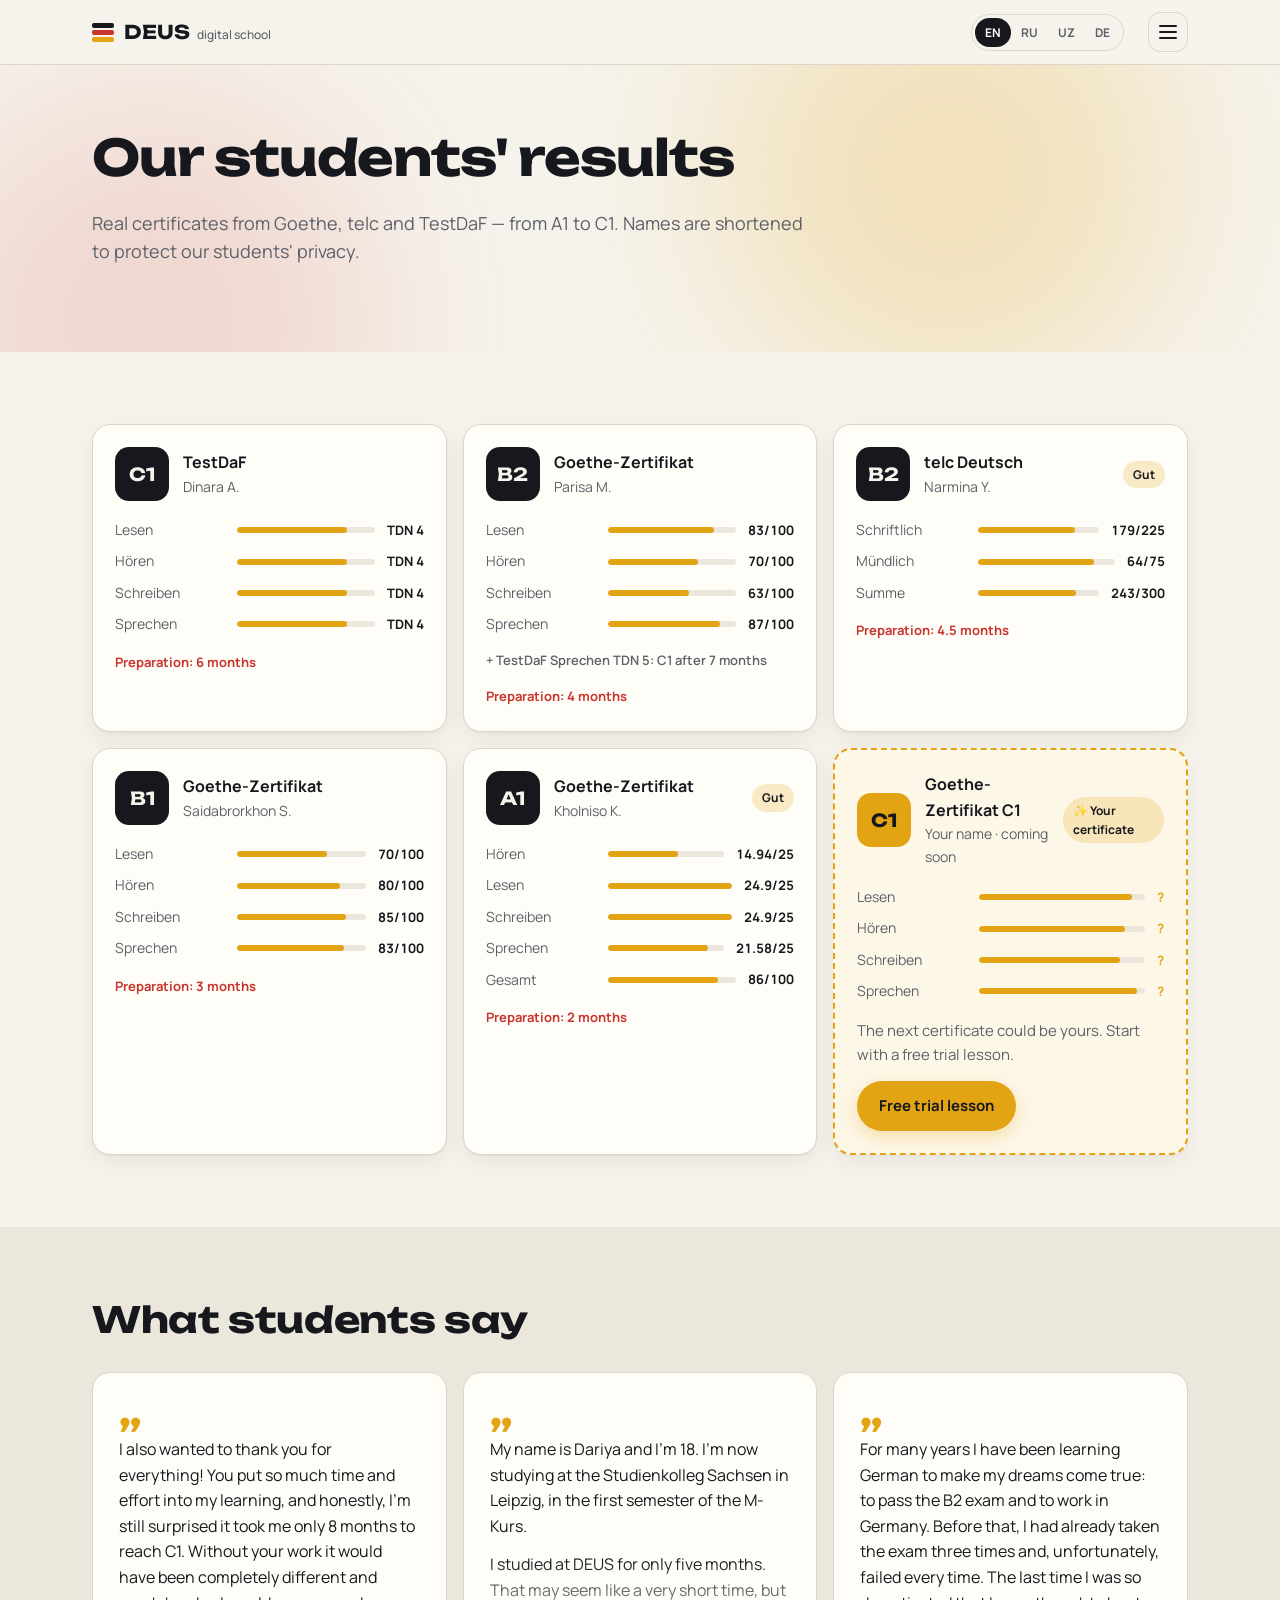
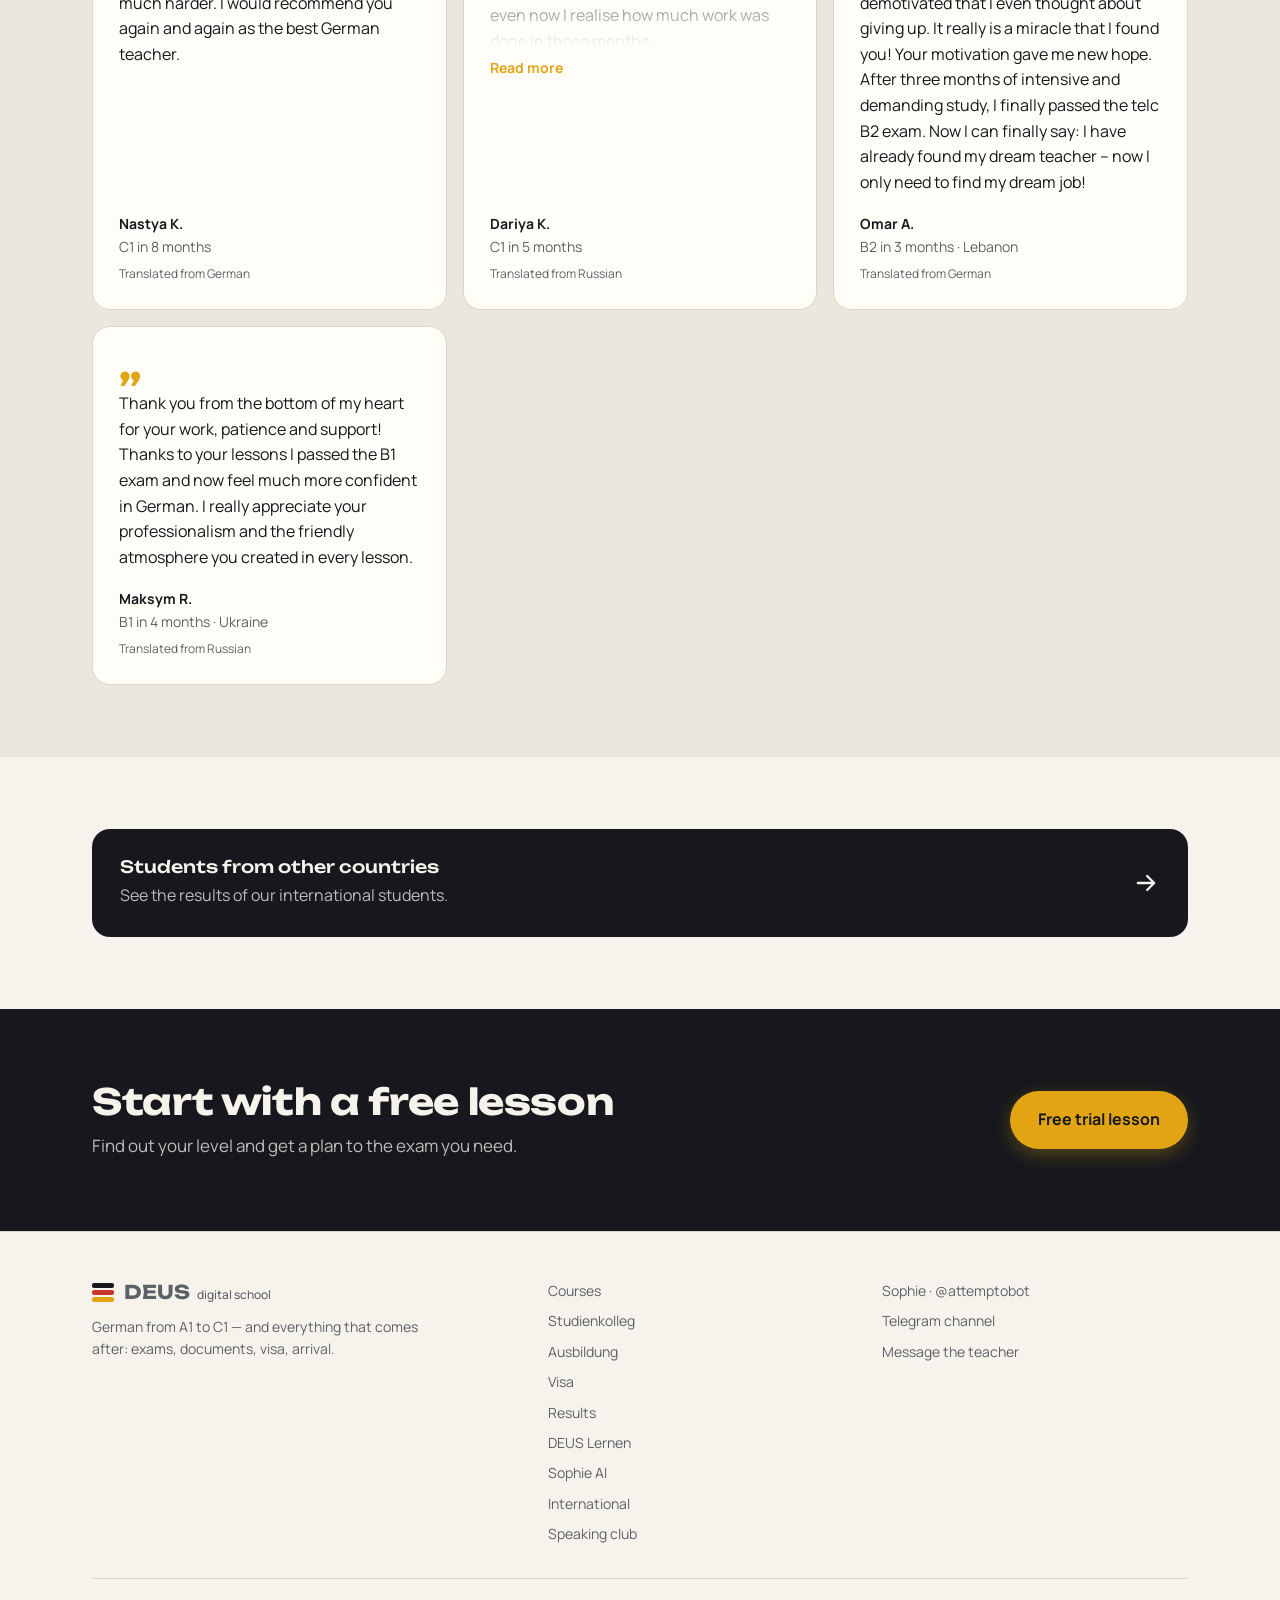
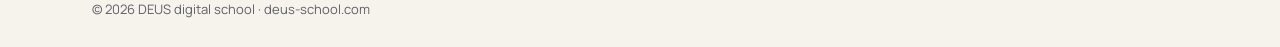
<file: results/index.html>
<!doctype html>
<html lang="en">
<head>
<meta charset="utf-8">
<meta name="viewport" content="width=device-width, initial-scale=1">
<title>Results · DEUS digital school</title>
<meta name="description" content="Real Goethe, telc and TestDaF certificates of DEUS students, from A1 to C1, and what they say about the school.">
<link rel="canonical" href="https://deus-school.com/results/">
<meta property="og:type" content="website">
<meta property="og:url" content="https://deus-school.com/results/">
<meta property="og:title" content="Results · DEUS digital school">
<meta property="og:description" content="Real Goethe, telc and TestDaF certificates of DEUS students, from A1 to C1, and what they say about the school.">
<meta property="og:image" content="https://deus-school.com/og.png">
<meta property="og:image:width" content="1200">
<meta property="og:image:height" content="630">
<meta name="twitter:card" content="summary_large_image">
<link rel="icon" href="/assets/favicon.svg" type="image/svg+xml">
<link rel="preconnect" href="https://fonts.googleapis.com">
<link rel="preconnect" href="https://fonts.gstatic.com" crossorigin>
<link href="https://fonts.googleapis.com/css2?family=Manrope:wght@400;500;600;700&family=Unbounded:wght@500;700&display=swap" rel="stylesheet">
<link rel="stylesheet" href="/assets/styles.css">
</head>
<body data-page="results" data-title="results.title">
<main>
  <section class="page-hero">
    <div class="glow" aria-hidden="true"><i></i><i></i></div>
    <div class="wrap">
      
      <h1 data-i18n="results.h1"></h1>
      <p class="lead" data-i18n="results.lead"></p>
      
    </div>
  </section>

  <section class="sec">
    <div class="wrap">
      <div class="grid results" data-render="results"></div>
    </div>
  </section>

  <section class="sec alt" id="reviews">
    <div class="wrap">
      <h2 data-i18n="reviews.title"></h2>
      <div class="grid reviews" data-render="reviews" data-hide-empty="reviews"></div>
    </div>
  </section>

  <section class="sec">
    <div class="wrap">
      <a class="banner" href="/international/"><div><h3 data-i18n="results.intl"></h3><p data-i18n="results.intlText"></p></div><svg viewBox="0 0 24 24"><path d="M5 12h14M13 6l6 6-6 6"/></svg></a>
    </div>
  </section>

  <section class="final">
    <div class="wrap final-in">
      <div>
        <h2 data-i18n="final.title"></h2>
        <p data-i18n="final.text"></p>
      </div>
      <a class="btn primary big" data-link="bot" target="_blank" rel="noopener" data-i18n="cta.trial"></a>
    </div>
  </section>
</main>
<script src="/assets/content.js"></script>
<script src="/assets/i18n/common.js"></script>
<script src="/assets/i18n/pages.js"></script>
<script src="/assets/app.js"></script>
<!-- Cloudflare Web Analytics --><script type='module' src='https://static.cloudflareinsights.com/beacon.min.js' data-cf-beacon='{"token": "5067515179d446bbaca45d76780aa2e7"}'></script><!-- End Cloudflare Web Analytics -->
</body>
</html>
</file>
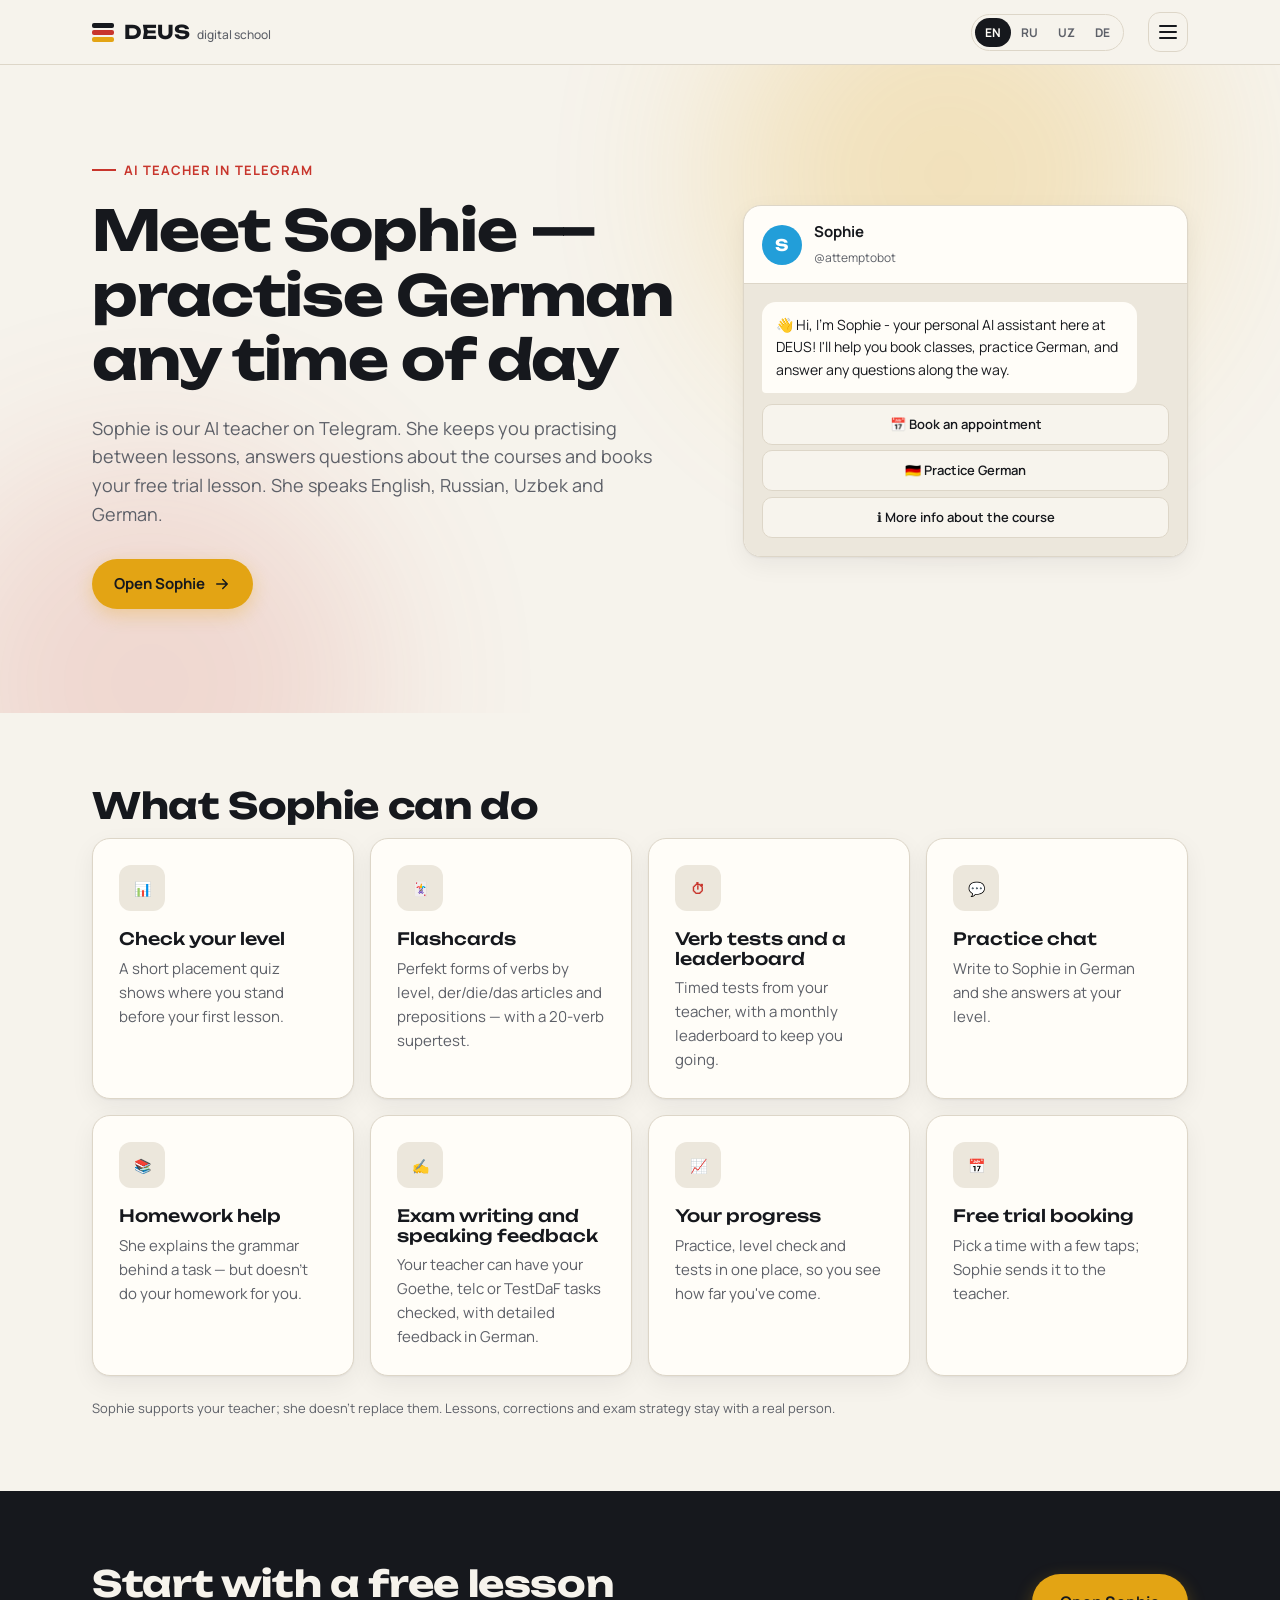
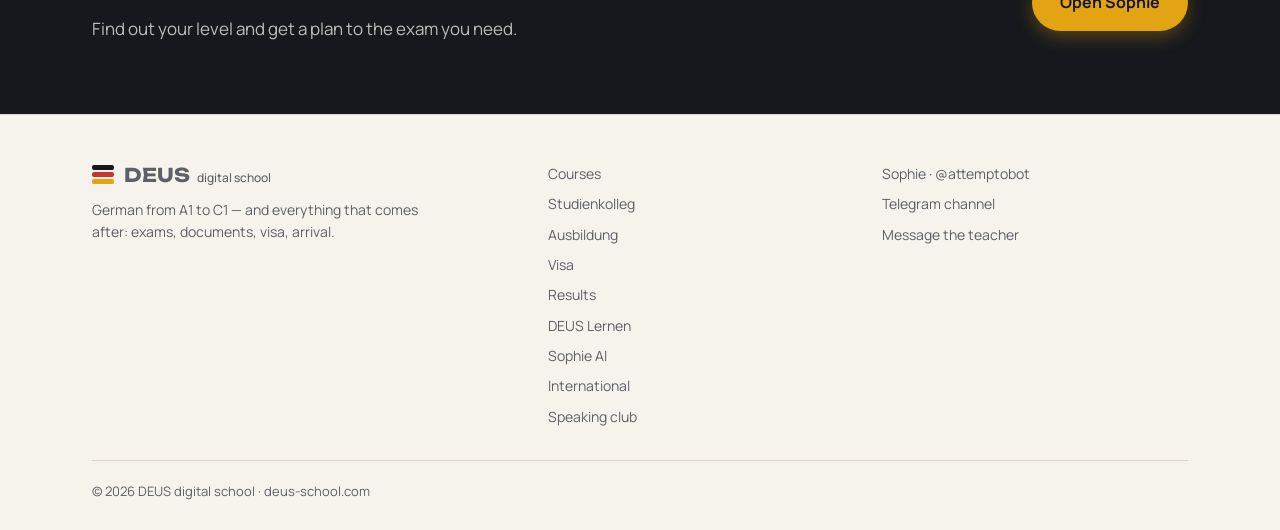
<file: sophie/index.html>
<!doctype html>
<html lang="en">
<head>
<meta charset="utf-8">
<meta name="viewport" content="width=device-width, initial-scale=1">
<title>Sophie, AI teacher · DEUS digital school</title>
<meta name="description" content="Sophie is the DEUS AI teacher on Telegram: level check, flashcards, verb tests, practice chat, homework help and free trial booking.">
<link rel="canonical" href="https://deus-school.com/sophie/">
<meta property="og:type" content="website">
<meta property="og:url" content="https://deus-school.com/sophie/">
<meta property="og:title" content="Sophie, AI teacher · DEUS digital school">
<meta property="og:description" content="Sophie is the DEUS AI teacher on Telegram: level check, flashcards, verb tests, practice chat, homework help and free trial booking.">
<meta property="og:image" content="https://deus-school.com/og.png">
<meta property="og:image:width" content="1200">
<meta property="og:image:height" content="630">
<meta name="twitter:card" content="summary_large_image">
<link rel="icon" href="/assets/favicon.svg" type="image/svg+xml">
<link rel="preconnect" href="https://fonts.googleapis.com">
<link rel="preconnect" href="https://fonts.gstatic.com" crossorigin>
<link href="https://fonts.googleapis.com/css2?family=Manrope:wght@400;500;600;700&family=Unbounded:wght@500;700&display=swap" rel="stylesheet">
<link rel="stylesheet" href="/assets/styles.css">
</head>
<body data-page="sophie" data-title="sophie.title">
<main>
  <section class="hero">
    <div class="glow" aria-hidden="true"><i></i><i></i></div>
    <div class="wrap hero-in">
      <div>
        <p class="kicker" data-i18n="sophie.kicker"></p>
        <h1 data-i18n="sophie.h1"></h1>
        <p class="lead" data-i18n="sophie.lead"></p>
        <div class="btns"><a class="btn primary" data-link="bot" target="_blank" rel="noopener"><span data-i18n="tg.bot.btn"></span> <svg viewBox="0 0 24 24"><path d="M5 12h14M13 6l6 6-6 6"/></svg></a></div>
      </div>
      <div class="hero-art" aria-hidden="true">
        <div class="chat">
          <div class="chat-head"><span class="ava">S</span><div><b>Sophie</b><small>@attemptobot</small></div></div>
          <div class="chat-body">
            <p class="dots" aria-hidden="true"><i></i><i></i><i></i></p>
            <p class="msg" data-i18n="chat.hello"></p>
            <div class="kb"><span data-i18n="chat.btn.book"></span><span data-i18n="chat.btn.practice"></span><span data-i18n="chat.btn.info"></span></div>
          </div>
        </div>
      </div>
    </div>
  </section>

  <section class="sec">
    <div class="wrap">
      <h2 data-i18n="sophie.feat.title"></h2>
      <div class="grid services feats">
        <article class="card feat"><div class="ic">📊</div><h3 data-i18n="sophie.f1.t"></h3><p data-i18n="sophie.f1.d"></p></article>
        <article class="card feat"><div class="ic">🃏</div><h3 data-i18n="sophie.f2.t"></h3><p data-i18n="sophie.f2.d"></p></article>
        <article class="card feat"><div class="ic">⏱</div><h3 data-i18n="sophie.f3.t"></h3><p data-i18n="sophie.f3.d"></p></article>
        <article class="card feat"><div class="ic">💬</div><h3 data-i18n="sophie.f4.t"></h3><p data-i18n="sophie.f4.d"></p></article>
        <article class="card feat"><div class="ic">📚</div><h3 data-i18n="sophie.f5.t"></h3><p data-i18n="sophie.f5.d"></p></article>
        <article class="card feat"><div class="ic">✍️</div><h3 data-i18n="sophie.f6.t"></h3><p data-i18n="sophie.f6.d"></p></article>
        <article class="card feat"><div class="ic">📈</div><h3 data-i18n="sophie.f7.t"></h3><p data-i18n="sophie.f7.d"></p></article>
        <article class="card feat"><div class="ic">📅</div><h3 data-i18n="sophie.f8.t"></h3><p data-i18n="sophie.f8.d"></p></article>
      </div>
      <p class="note" data-i18n="sophie.note"></p>
    </div>
  </section>

  <section class="final">
    <div class="wrap final-in">
      <div>
        <h2 data-i18n="final.title"></h2>
        <p data-i18n="final.text"></p>
      </div>
      <a class="btn primary big" data-link="bot" target="_blank" rel="noopener" data-i18n="tg.bot.btn"></a>
    </div>
  </section>
</main>
<script src="/assets/content.js"></script>
<script src="/assets/i18n/common.js"></script>
<script src="/assets/i18n/home.js"></script>
<script src="/assets/i18n/pages.js"></script>
<script src="/assets/app.js"></script>
<!-- Cloudflare Web Analytics --><script type='module' src='https://static.cloudflareinsights.com/beacon.min.js' data-cf-beacon='{"token": "5067515179d446bbaca45d76780aa2e7"}'></script><!-- End Cloudflare Web Analytics -->
</body>
</html>
</file>
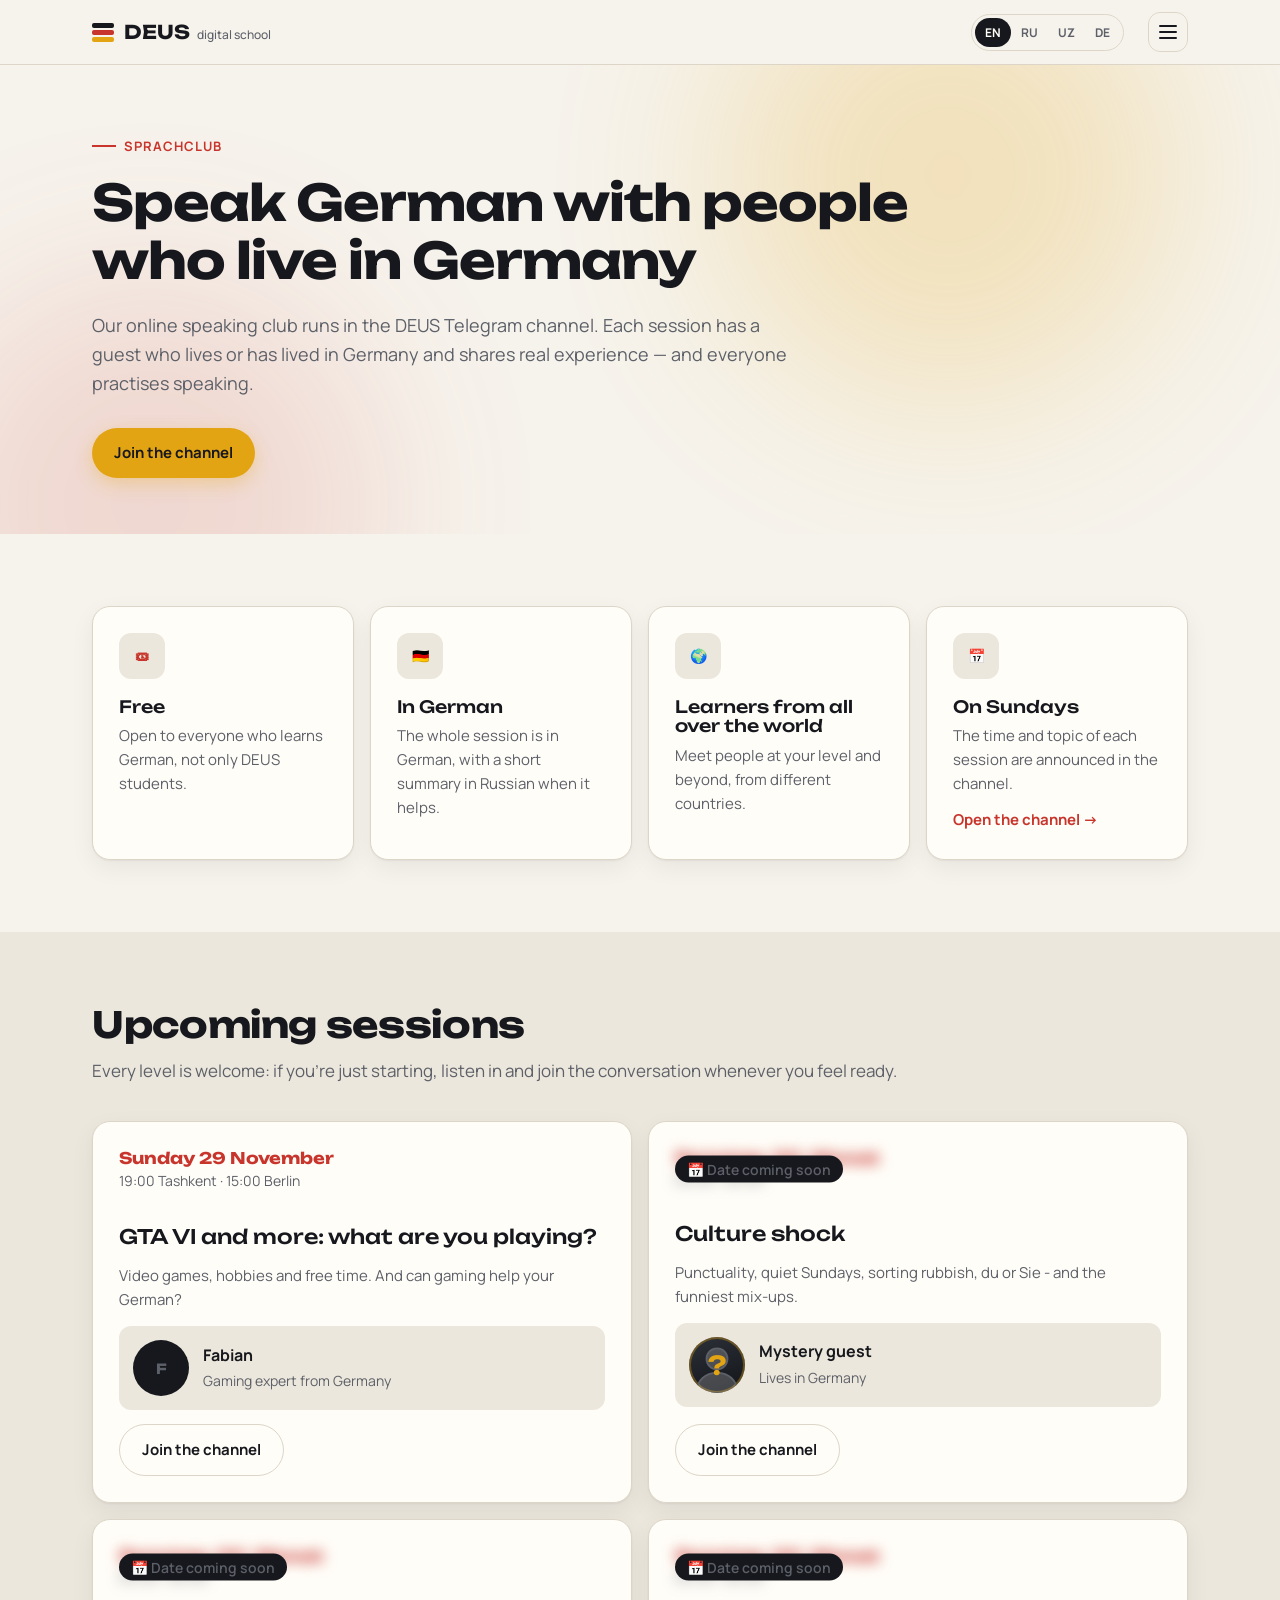
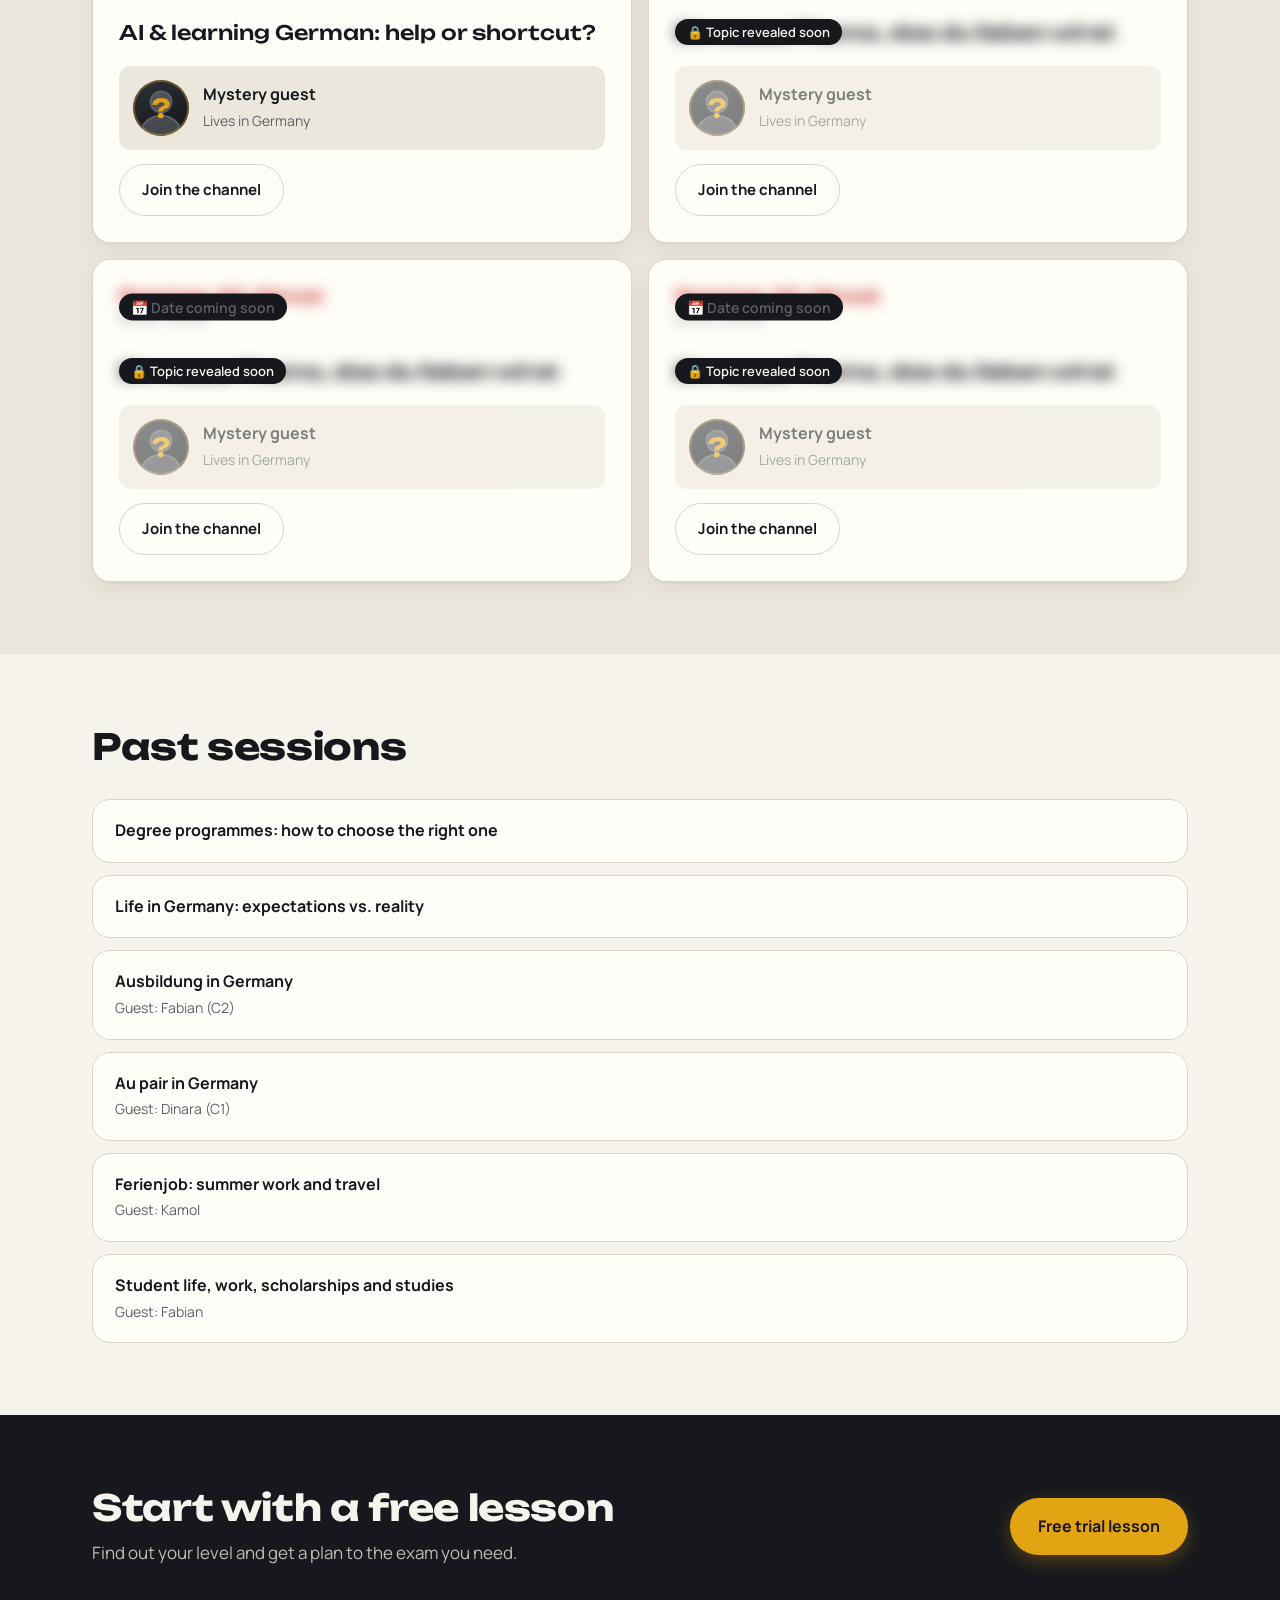
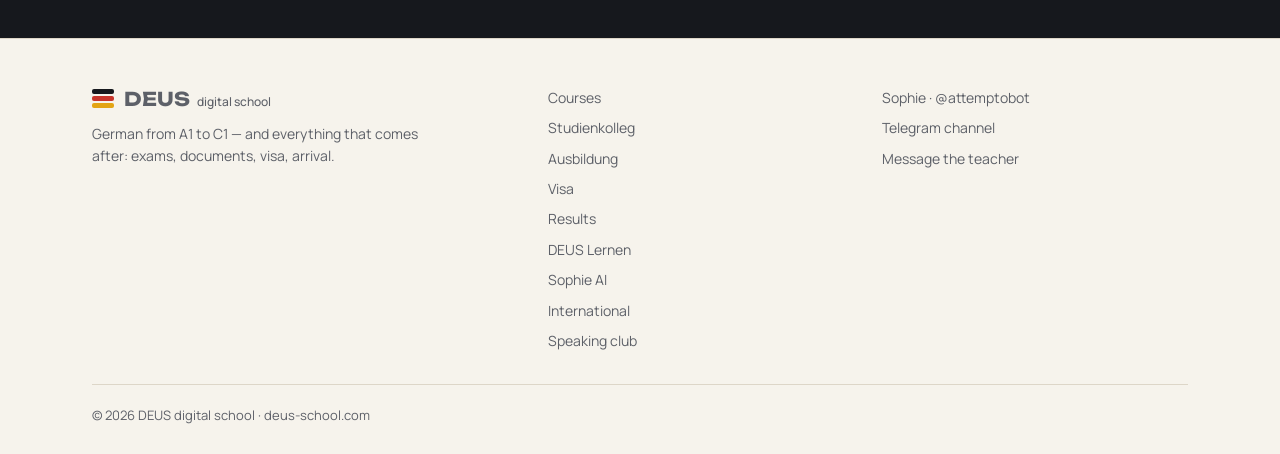
<file: speaking-club/index.html>
<!doctype html>
<html lang="en">
<head>
<meta charset="utf-8">
<meta name="viewport" content="width=device-width, initial-scale=1">
<title>Speaking club · DEUS digital school</title>
<meta name="description" content="Free online German speaking club in the DEUS Telegram channel, with guests who live in Germany.">
<link rel="canonical" href="https://deus-school.com/speaking-club/">
<meta property="og:type" content="website">
<meta property="og:url" content="https://deus-school.com/speaking-club/">
<meta property="og:title" content="Speaking club · DEUS digital school">
<meta property="og:description" content="Free online German speaking club in the DEUS Telegram channel, with guests who live in Germany.">
<meta property="og:image" content="https://deus-school.com/og.png">
<meta property="og:image:width" content="1200">
<meta property="og:image:height" content="630">
<meta name="twitter:card" content="summary_large_image">
<link rel="icon" href="/assets/favicon.svg" type="image/svg+xml">
<link rel="preconnect" href="https://fonts.googleapis.com">
<link rel="preconnect" href="https://fonts.gstatic.com" crossorigin>
<link href="https://fonts.googleapis.com/css2?family=Manrope:wght@400;500;600;700&family=Unbounded:wght@500;700&display=swap" rel="stylesheet">
<link rel="stylesheet" href="/assets/styles.css">
</head>
<body data-page="club" data-title="club.title">
<main>
  <section class="page-hero">
    <div class="glow" aria-hidden="true"><i></i><i></i></div>
    <div class="wrap">
      <p class="kicker" data-i18n="club.kicker"></p>
      <h1 data-i18n="club.h1"></h1>
      <p class="lead" data-i18n="club.lead"></p>
      <div class="btns"><a class="btn primary" data-link="channel" target="_blank" rel="noopener" data-i18n="club.cta"></a></div>
    </div>
  </section>

  <section class="sec">
    <div class="wrap">
      <div class="grid services four">
        <article class="card"><div class="ic">🎟</div><h3 data-i18n="club.f1.t"></h3><p data-i18n="club.f1.d"></p></article>
        <article class="card"><div class="ic">🇩🇪</div><h3 data-i18n="club.f2.t"></h3><p data-i18n="club.f2.d"></p></article>
        <article class="card"><div class="ic">🌍</div><h3 data-i18n="club.f3.t"></h3><p data-i18n="club.f3.d"></p></article>
        <article class="card"><div class="ic">📅</div><h3 data-i18n="club.f4.t"></h3><p data-i18n="club.f4.d"></p><a class="card-link" data-link="channel" target="_blank" rel="noopener" data-i18n="club.f4.link"></a></article>
      </div>
    </div>
  </section>

  <section class="sec alt" id="club-upcoming">
    <div class="wrap">
      <h2 data-i18n="club.upcoming"></h2>
      <p class="sec-lead" data-i18n="club.allLevels"></p>
      <div class="grid upcoming" data-render="clubUpcoming" data-hide-empty="club-upcoming"></div>
    </div>
  </section>

  <section class="sec">
    <div class="wrap">
      <h2 data-i18n="club.past"></h2>
      <ol class="sessions" data-render="clubSessions"></ol>
    </div>
  </section>

  <section class="final">
    <div class="wrap final-in">
      <div>
        <h2 data-i18n="final.title"></h2>
        <p data-i18n="final.text"></p>
      </div>
      <a class="btn primary big" data-link="bot" target="_blank" rel="noopener" data-i18n="cta.trial"></a>
    </div>
  </section>
</main>
<script src="/assets/content.js"></script>
<script src="/assets/i18n/common.js"></script>
<script src="/assets/i18n/pages.js"></script>
<script src="/assets/app.js"></script>
<!-- Cloudflare Web Analytics --><script type='module' src='https://static.cloudflareinsights.com/beacon.min.js' data-cf-beacon='{"token": "5067515179d446bbaca45d76780aa2e7"}'></script><!-- End Cloudflare Web Analytics -->
</body>
</html>
</file>
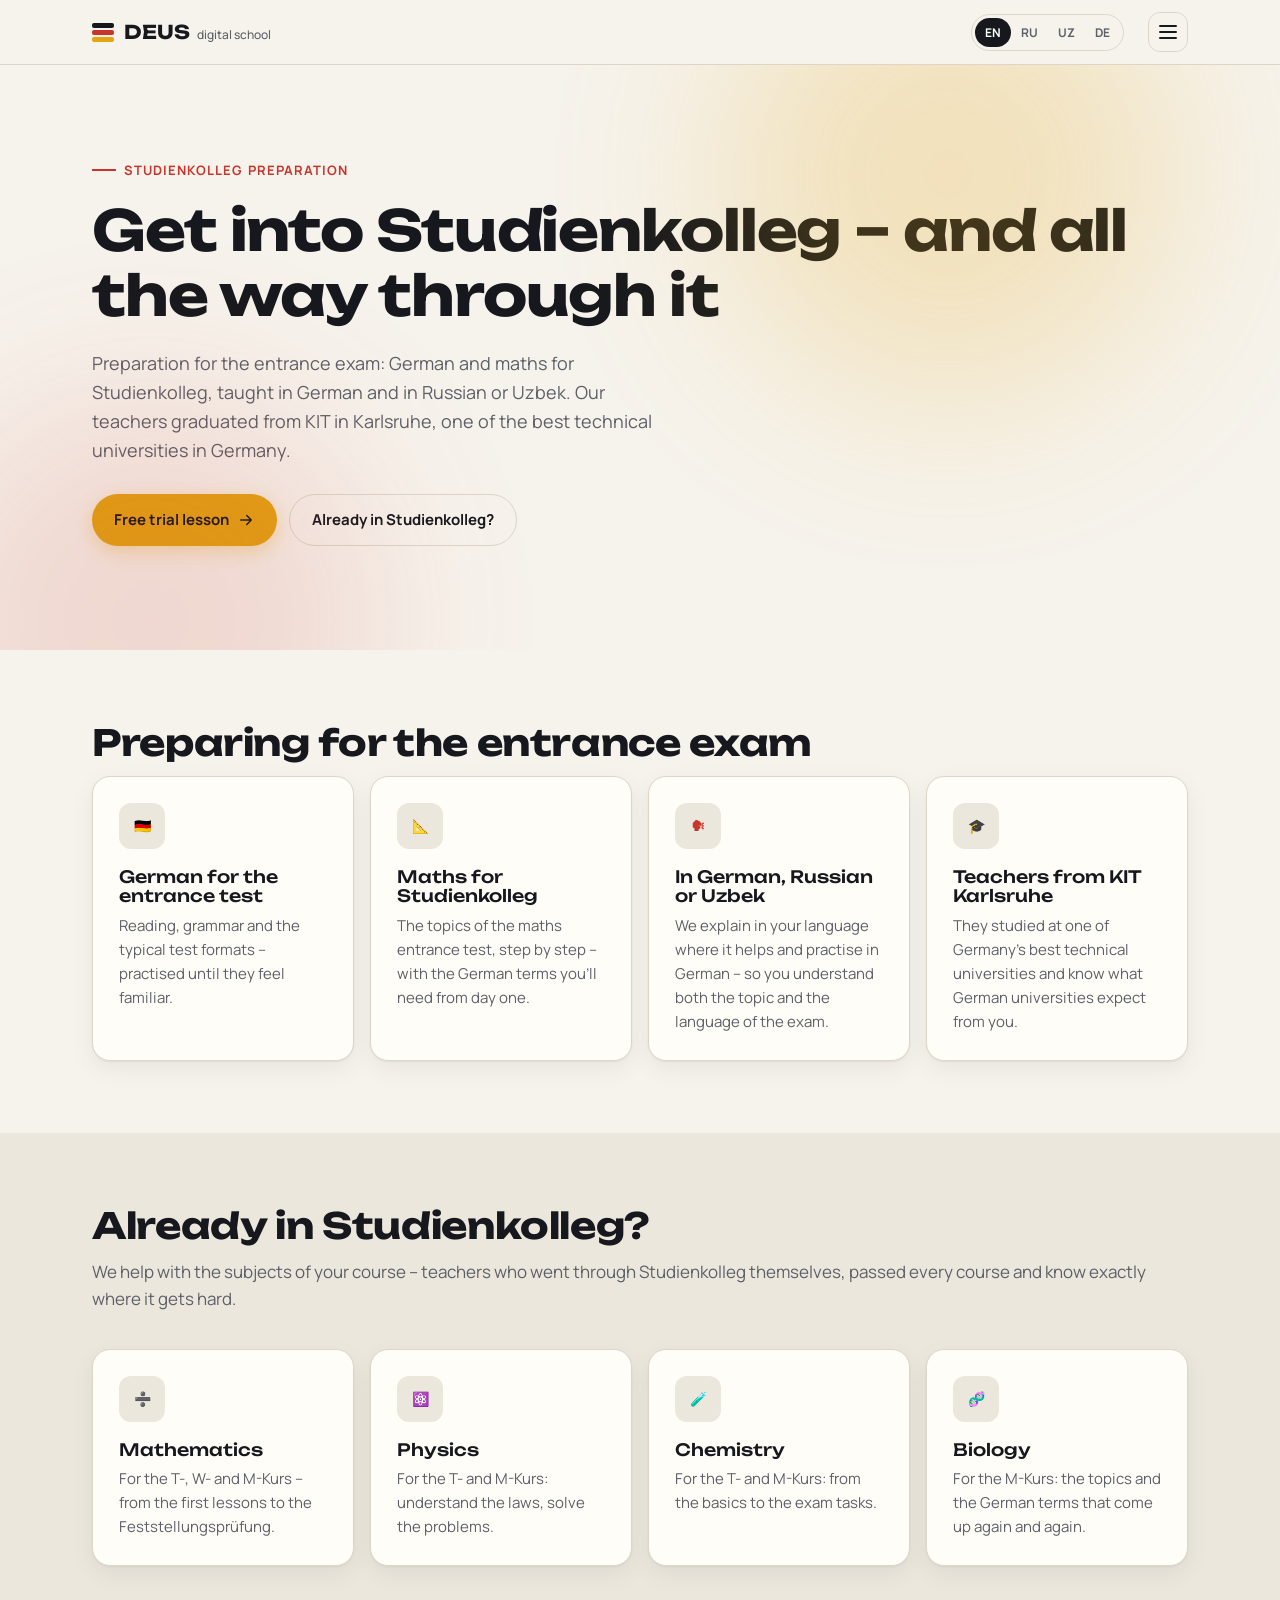
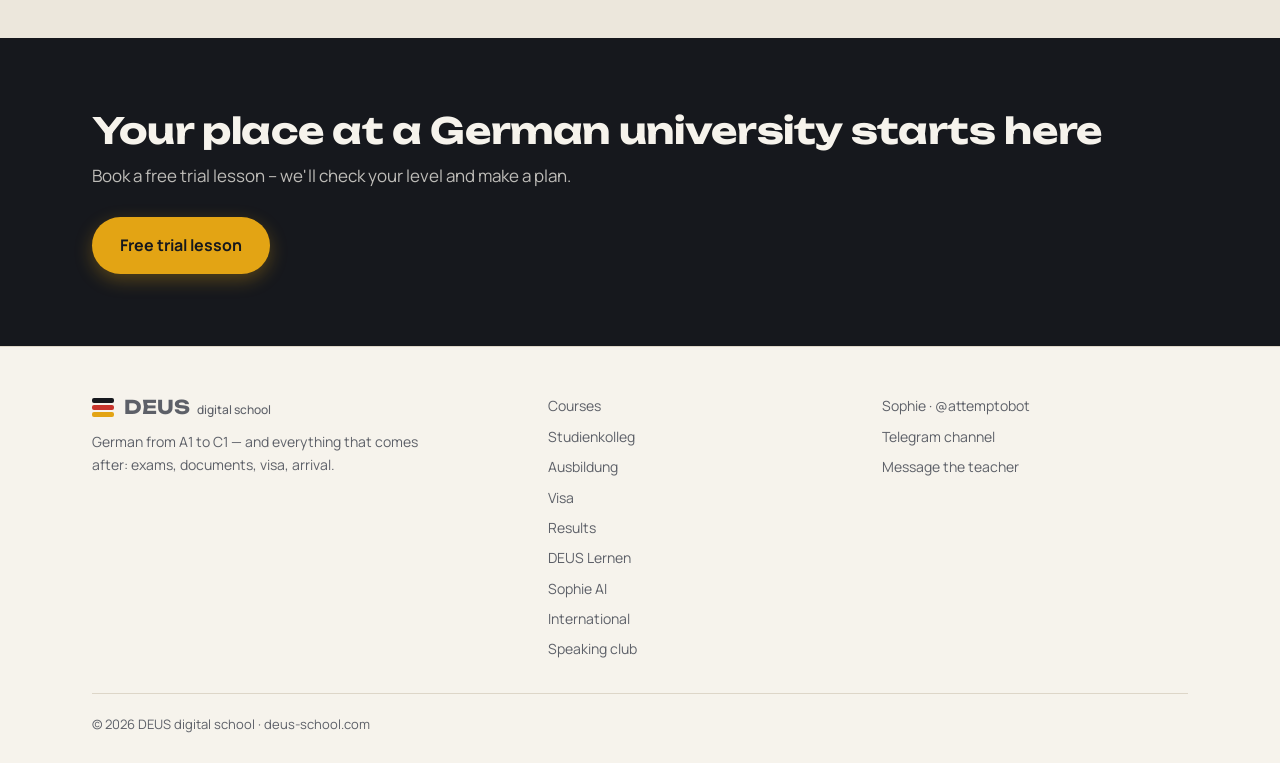
<file: studienkolleg/index.html>
<!doctype html>
<html lang="en">
<head>
<meta charset="utf-8">
<meta name="viewport" content="width=device-width, initial-scale=1">
<title>Studienkolleg · DEUS digital school</title>
<meta name="description" content="Preparation for Studienkolleg: German and maths for the entrance exam, in German, Russian or Uzbek, with teachers from KIT Karlsruhe. Already in Studienkolleg? Help with maths, physics, chemistry and biology.">
<link rel="canonical" href="https://deus-school.com/studienkolleg/">
<meta property="og:type" content="website">
<meta property="og:url" content="https://deus-school.com/studienkolleg/">
<meta property="og:title" content="Studienkolleg · DEUS digital school">
<meta property="og:description" content="Preparation for Studienkolleg: German and maths for the entrance exam, in German, Russian or Uzbek, with teachers from KIT Karlsruhe. Already in Studienkolleg? Help with maths, physics, chemistry and biology.">
<meta property="og:image" content="https://deus-school.com/og.png">
<meta property="og:image:width" content="1200">
<meta property="og:image:height" content="630">
<meta name="twitter:card" content="summary_large_image">
<link rel="icon" href="/assets/favicon.svg" type="image/svg+xml">
<link rel="preconnect" href="https://fonts.googleapis.com">
<link rel="preconnect" href="https://fonts.gstatic.com" crossorigin>
<link href="https://fonts.googleapis.com/css2?family=Manrope:wght@400;500;600;700&family=Unbounded:wght@500;700&display=swap" rel="stylesheet">
<link rel="stylesheet" href="/assets/styles.css">
</head>
<body data-page="stk" data-title="stk.title">
<main>
  <section class="hero">
    <div class="glow" aria-hidden="true"><i></i><i></i></div>
    <div class="wrap">
      <p class="kicker" data-i18n="stk.kicker"></p>
      <h1 data-i18n="stk.h1"></h1>
      <p class="lead" data-i18n="stk.lead"></p>
      <div class="btns">
        <a class="btn primary" data-link="bot" target="_blank" rel="noopener"><span data-i18n="cta.trial"></span> <svg viewBox="0 0 24 24"><path d="M5 12h14M13 6l6 6-6 6"/></svg></a>
        <a class="btn ghost" href="#inside" data-i18n="stk.inside.btn"></a>
      </div>
    </div>
  </section>

  <section class="sec">
    <div class="wrap">
      <h2 data-i18n="stk.prep.title"></h2>
      <div class="grid services feats">
        <article class="card"><div class="ic">🇩🇪</div><h3 data-i18n="stk.p1.t"></h3><p data-i18n="stk.p1.d"></p></article>
        <article class="card"><div class="ic">📐</div><h3 data-i18n="stk.p2.t"></h3><p data-i18n="stk.p2.d"></p></article>
        <article class="card"><div class="ic">🗣</div><h3 data-i18n="stk.p3.t"></h3><p data-i18n="stk.p3.d"></p></article>
        <article class="card"><div class="ic">🎓</div><h3 data-i18n="stk.p4.t"></h3><p data-i18n="stk.p4.d"></p></article>
      </div>
    </div>
  </section>

  <section class="sec alt" id="inside">
    <div class="wrap">
      <h2 data-i18n="stk.in.title"></h2>
      <p class="sec-lead" data-i18n="stk.in.lead"></p>
      <div class="grid services feats">
        <article class="card"><div class="ic">➗</div><h3 data-i18n="stk.math.t"></h3><p data-i18n="stk.math.d"></p></article>
        <article class="card"><div class="ic">⚛️</div><h3 data-i18n="stk.phys.t"></h3><p data-i18n="stk.phys.d"></p></article>
        <article class="card"><div class="ic">🧪</div><h3 data-i18n="stk.chem.t"></h3><p data-i18n="stk.chem.d"></p></article>
        <article class="card"><div class="ic">🧬</div><h3 data-i18n="stk.bio.t"></h3><p data-i18n="stk.bio.d"></p></article>
      </div>
    </div>
  </section>

  <section class="final">
    <div class="wrap final-in">
      <div>
        <h2 data-i18n="stk.final.title"></h2>
        <p data-i18n="paths.final.text"></p>
      </div>
      <a class="btn primary big" data-link="bot" target="_blank" rel="noopener" data-i18n="cta.trial"></a>
    </div>
  </section>
</main>
<script src="/assets/content.js"></script>
<script src="/assets/i18n/common.js"></script>
<script src="/assets/i18n/paths.js"></script>
<script src="/assets/app.js"></script>
<!-- Cloudflare Web Analytics --><script type='module' src='https://static.cloudflareinsights.com/beacon.min.js' data-cf-beacon='{"token": "5067515179d446bbaca45d76780aa2e7"}'></script><!-- End Cloudflare Web Analytics -->
</body>
</html>
</file>
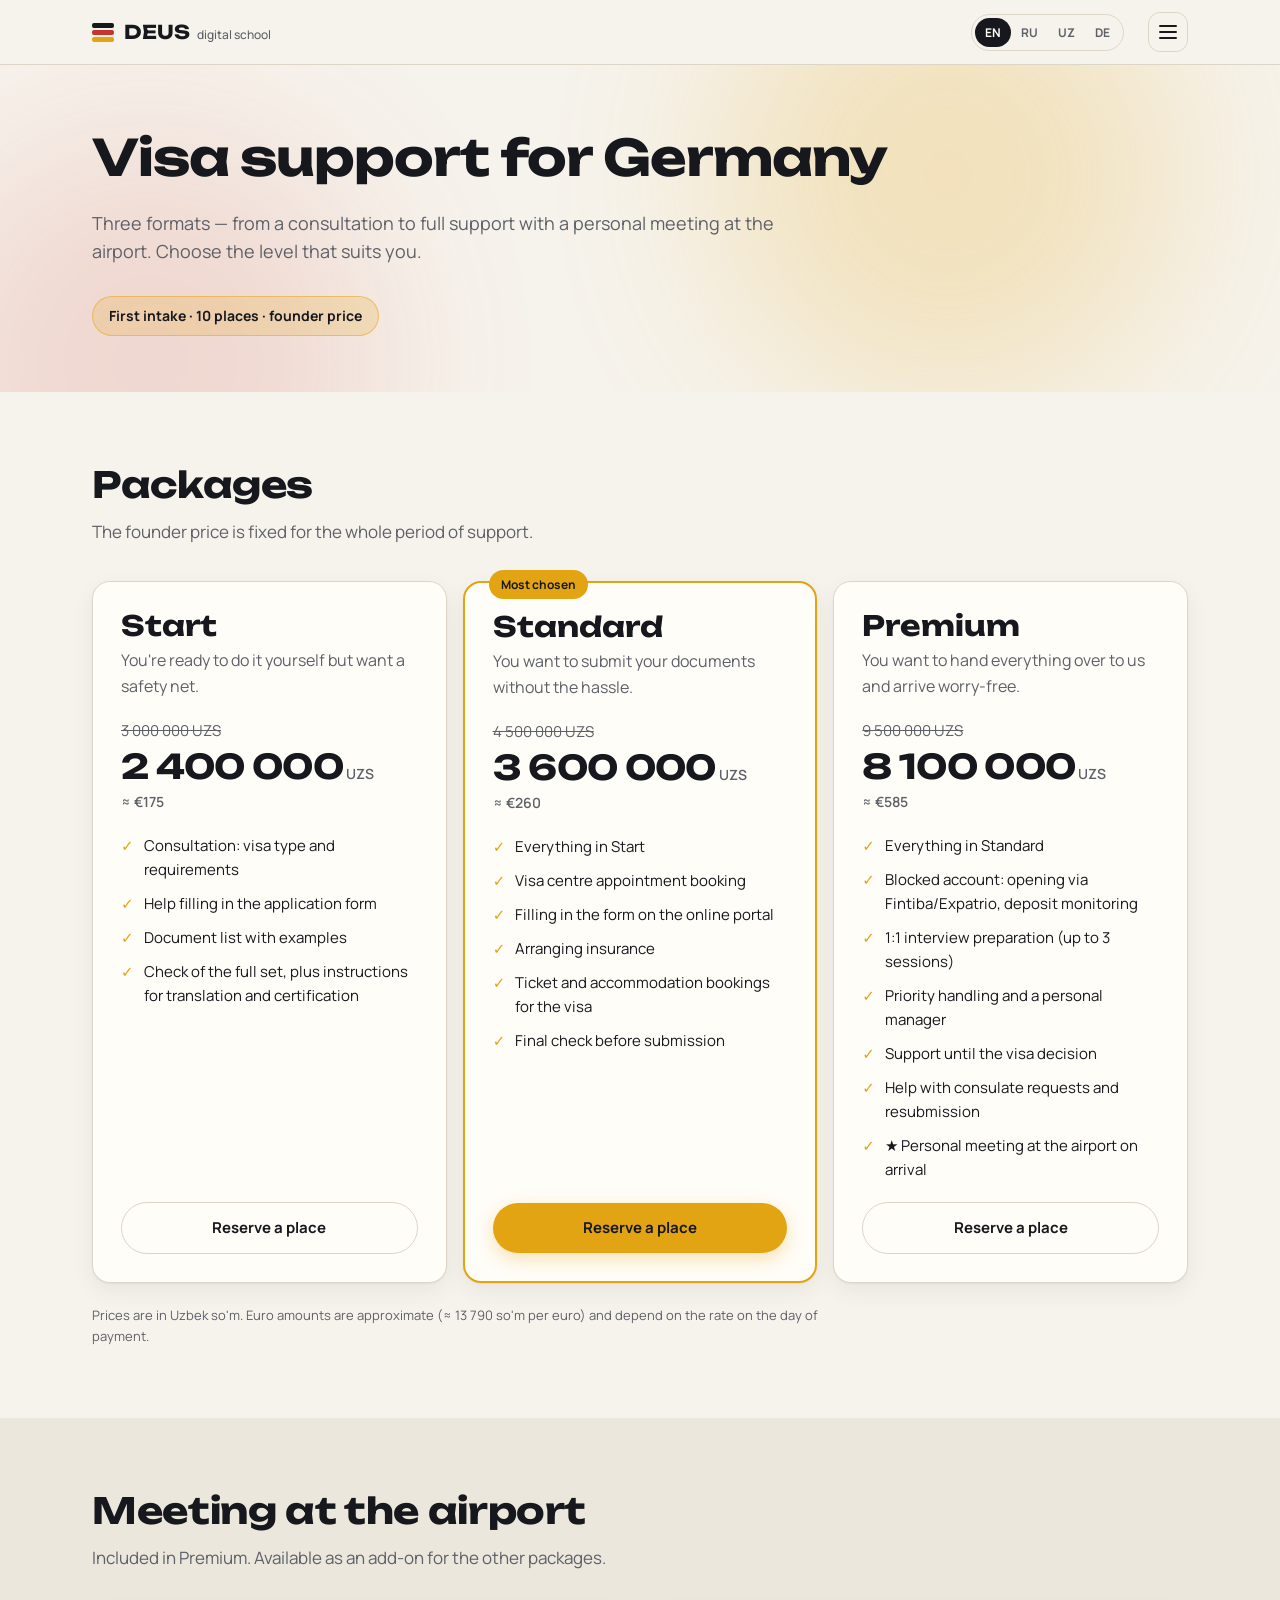
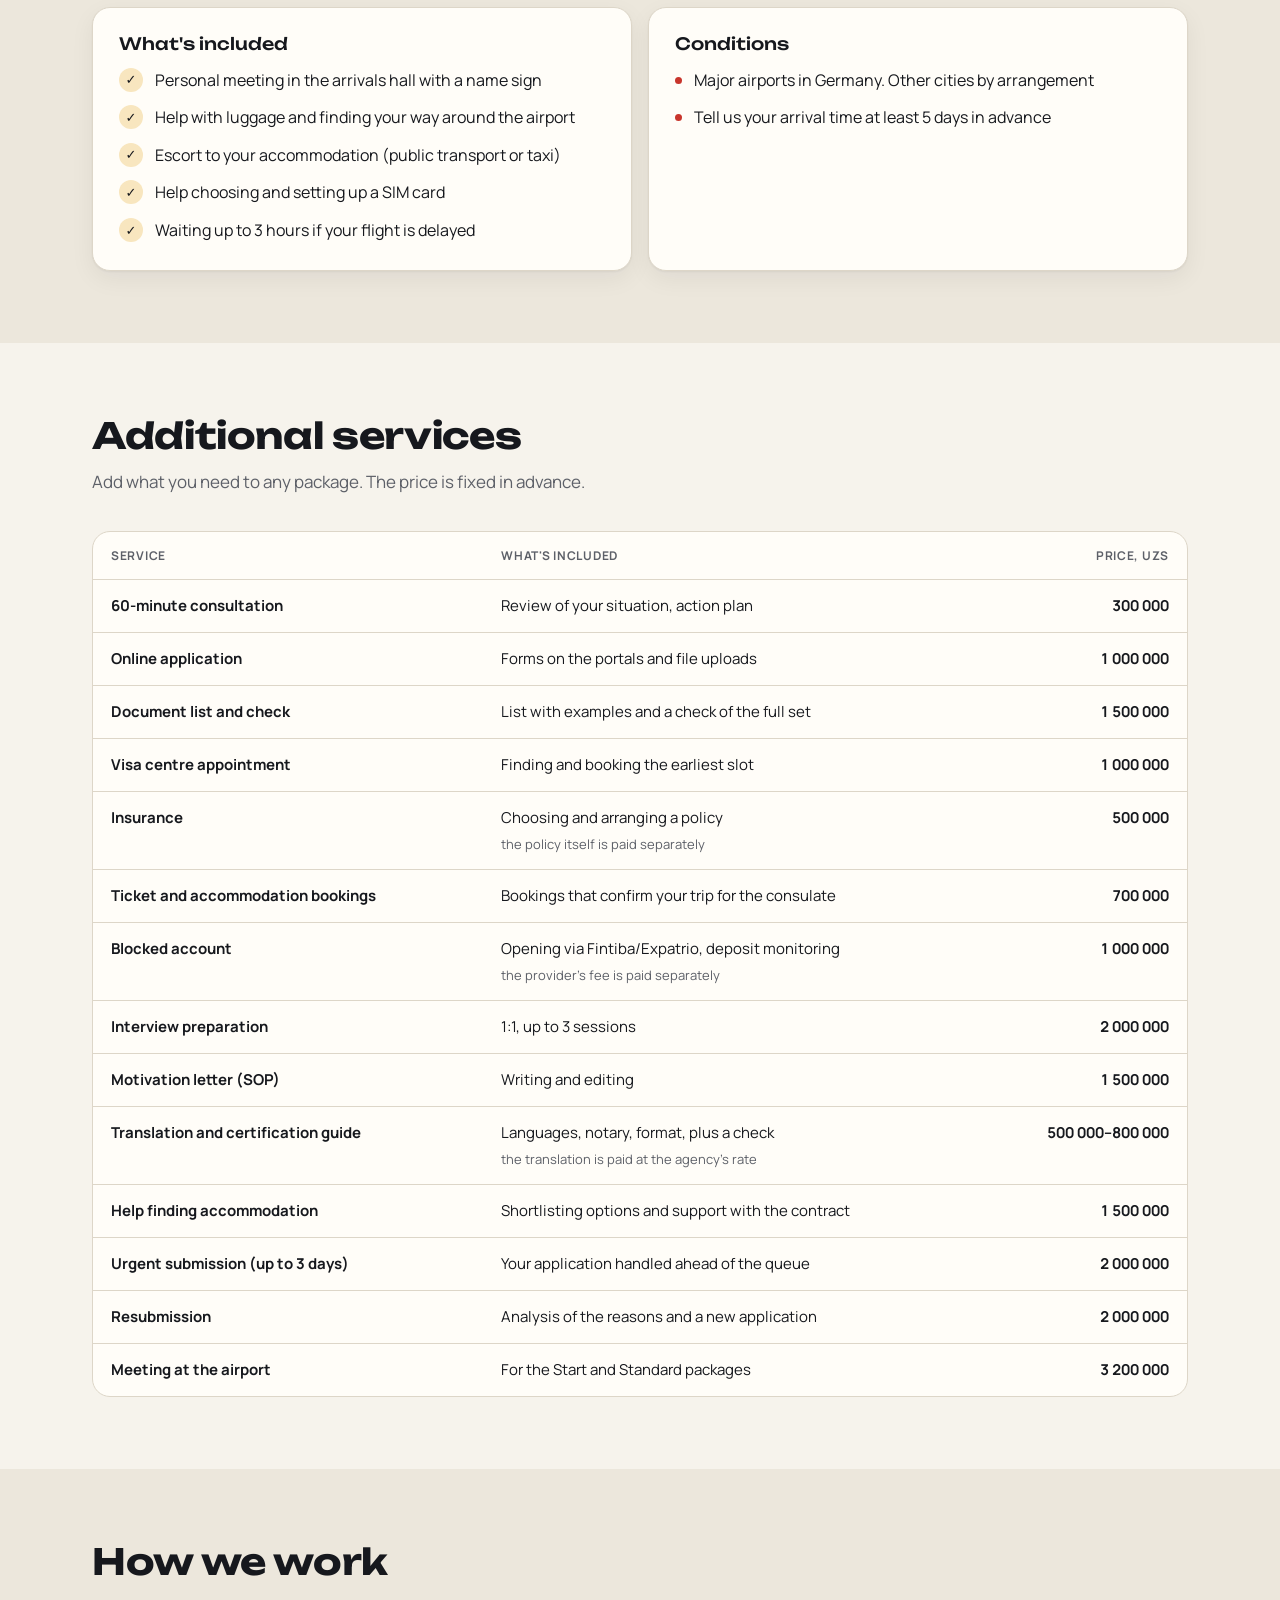
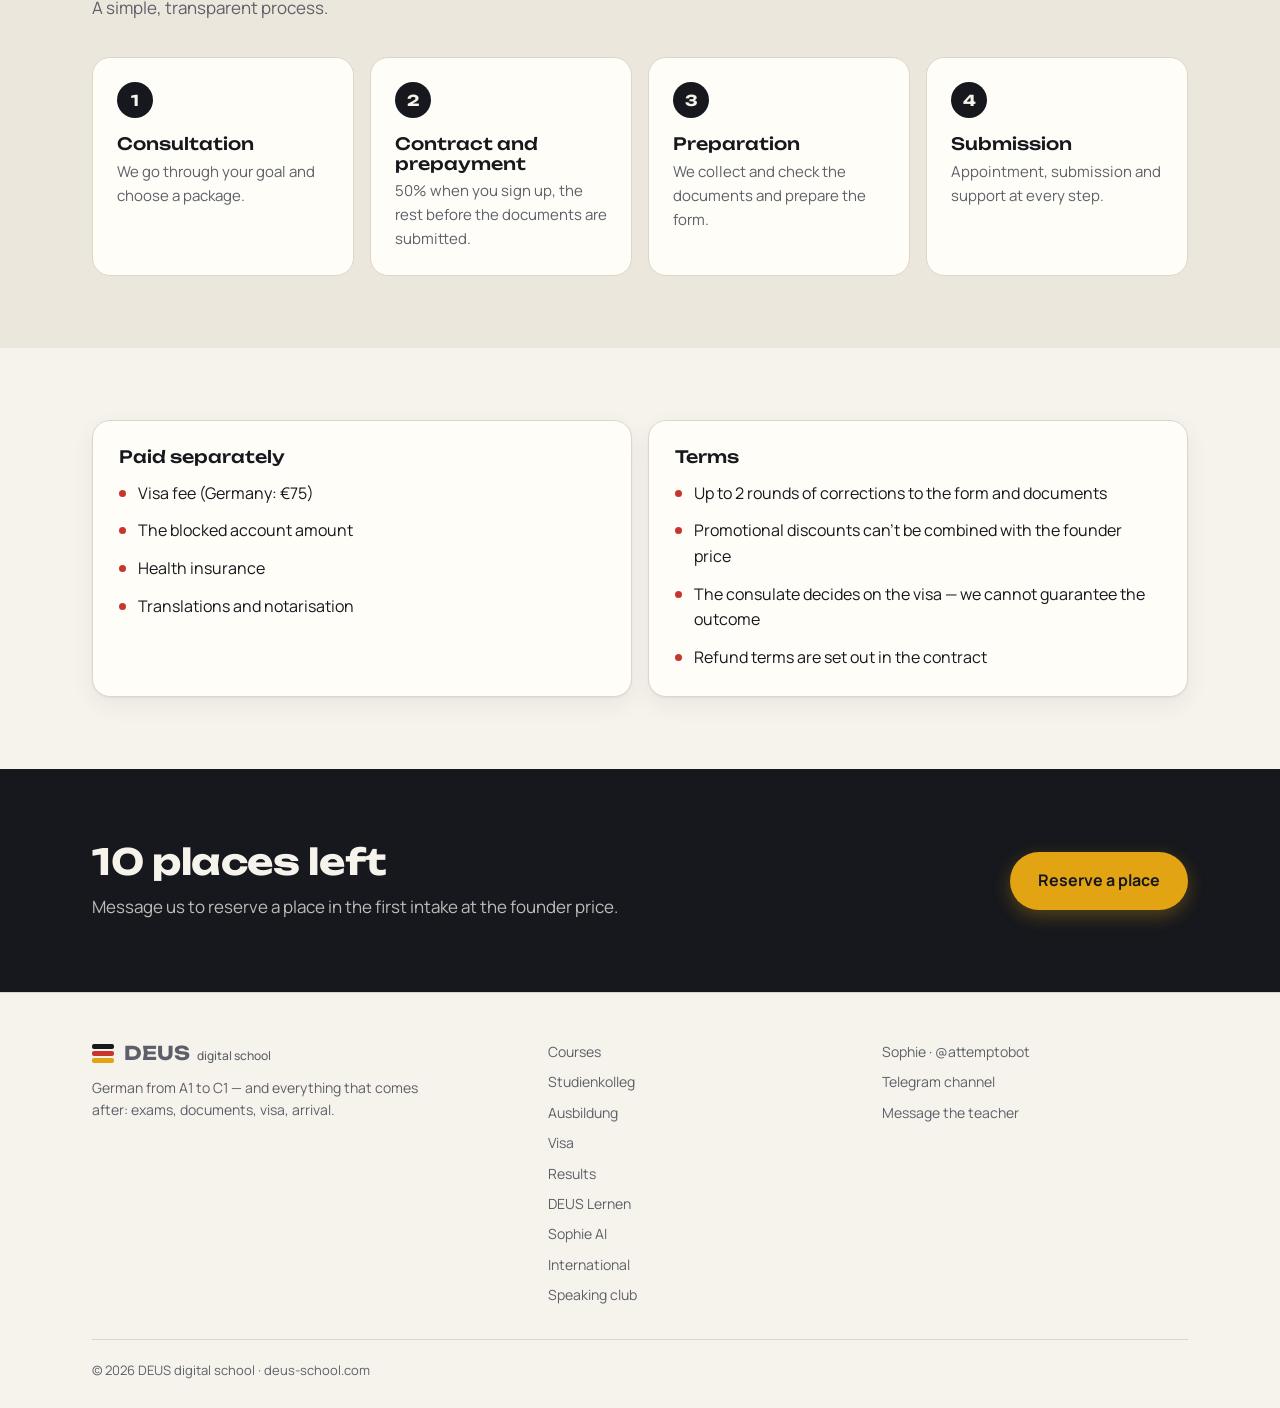
<file: visum/index.html>
<!doctype html>
<html lang="en">
<head>
<meta charset="utf-8">
<meta name="viewport" content="width=device-width, initial-scale=1">
<title>Visa support for Germany · DEUS digital school</title>
<meta name="description" content="Visa support for Germany: Start, Standard and Premium packages, blocked account, interview preparation and a meeting at the airport.">
<link rel="canonical" href="https://deus-school.com/visum/">
<meta property="og:type" content="website">
<meta property="og:url" content="https://deus-school.com/visum/">
<meta property="og:title" content="Visa support for Germany · DEUS digital school">
<meta property="og:description" content="Visa support for Germany: Start, Standard and Premium packages, blocked account, interview preparation and a meeting at the airport.">
<meta property="og:image" content="https://deus-school.com/og.png">
<meta property="og:image:width" content="1200">
<meta property="og:image:height" content="630">
<meta name="twitter:card" content="summary_large_image">
<link rel="icon" href="/assets/favicon.svg" type="image/svg+xml">
<link rel="preconnect" href="https://fonts.googleapis.com">
<link rel="preconnect" href="https://fonts.gstatic.com" crossorigin>
<link href="https://fonts.googleapis.com/css2?family=Manrope:wght@400;500;600;700&family=Unbounded:wght@500;700&display=swap" rel="stylesheet">
<link rel="stylesheet" href="/assets/styles.css">
</head>
<body data-page="visum" data-title="visum.title">
<main>
  <section class="page-hero">
    <div class="glow" aria-hidden="true"><i></i><i></i></div>
    <div class="wrap">
      
      <h1 data-i18n="visum.h1"></h1>
      <p class="lead" data-i18n="visum.lead"></p>
      <p class="pill" data-i18n="visum.intake"></p>
    </div>
  </section>

  <section class="sec">
    <div class="wrap">
      <h2 data-i18n="visum.packages"></h2>
      <p class="sec-lead" data-i18n="visum.packagesLead"></p>
      <div class="grid tiers" data-render="visaPackages"></div>
      <p class="note" data-i18n="visum.note"></p>
    </div>
  </section>

  <section class="sec alt" id="airport">
    <div class="wrap">
      <h2 data-i18n="airport.title"></h2>
      <p class="sec-lead" data-i18n="airport.lead"></p>
      <div class="grid two">
        <div class="card"><h3 data-i18n="airport.inc"></h3><ul class="checks">
          <li data-i18n="airport.a1"></li>
          <li data-i18n="airport.a2"></li>
          <li data-i18n="airport.a3"></li>
          <li data-i18n="airport.a4"></li>
          <li data-i18n="airport.a5"></li>
        </ul></div>
        <div class="card"><h3 data-i18n="airport.cond"></h3><ul class="dots-list">
          <li data-i18n="airport.c1"></li>
          <li data-i18n="airport.c2"></li>
        </ul></div>
      </div>
    </div>
  </section>

  <section class="sec">
    <div class="wrap">
      <h2 data-i18n="extras.title"></h2>
      <p class="sec-lead" data-i18n="extras.lead"></p>
      <div class="table-wrap" data-render="visaExtras"></div>
    </div>
  </section>

  <section class="sec alt">
    <div class="wrap">
      <h2 data-i18n="work.title"></h2>
      <p class="sec-lead" data-i18n="work.lead"></p>
      <ol class="steps">
        <li><b>1</b><h3 data-i18n="work.1.t"></h3><p data-i18n="work.1.d"></p></li>
        <li><b>2</b><h3 data-i18n="work.2.t"></h3><p data-i18n="work.2.d"></p></li>
        <li><b>3</b><h3 data-i18n="work.3.t"></h3><p data-i18n="work.3.d"></p></li>
        <li><b>4</b><h3 data-i18n="work.4.t"></h3><p data-i18n="work.4.d"></p></li>
      </ol>
    </div>
  </section>

  <section class="sec">
    <div class="wrap grid two">
      <div class="card"><h3 data-i18n="sep.title"></h3><ul class="dots-list">
          <li data-i18n="sep.1"></li>
          <li data-i18n="sep.2"></li>
          <li data-i18n="sep.3"></li>
          <li data-i18n="sep.4"></li>
      </ul></div>
      <div class="card"><h3 data-i18n="terms.title"></h3><ul class="dots-list">
          <li data-i18n="terms.1"></li>
          <li data-i18n="terms.2"></li>
          <li data-i18n="terms.3"></li>
          <li data-i18n="terms.4"></li>
      </ul></div>
    </div>
  </section>

  <section class="final">
    <div class="wrap final-in">
      <div>
        <h2 data-i18n="visum.final.title"></h2>
        <p data-i18n="visum.final.text"></p>
      </div>
      <a class="btn primary big" data-link="teacher" target="_blank" rel="noopener" data-i18n="visa.cta"></a>
    </div>
  </section>
</main>
<script src="/assets/content.js"></script>
<script src="/assets/i18n/common.js"></script>
<script src="/assets/i18n/visum.js"></script>
<script src="/assets/app.js"></script>
<!-- Cloudflare Web Analytics --><script type='module' src='https://static.cloudflareinsights.com/beacon.min.js' data-cf-beacon='{"token": "5067515179d446bbaca45d76780aa2e7"}'></script><!-- End Cloudflare Web Analytics -->
</body>
</html>
</file>
<file: assets/styles.css>
:root {
  --bg: #f6f3ec;
  --bg-alt: #ece7dc;
  --card: #fffdf8;
  --ink: #16181d;
  --muted: #5d6068;
  --line: #ddd6c8;
  --gold: #e3a414;
  --red: #c8352c;
  --accent: #16181d;
  --on-accent: #fffdf8;
  --radius: 18px;
  --shadow: 0 1px 2px rgba(22, 24, 29, .05), 0 8px 24px rgba(22, 24, 29, .06);
}
@media (prefers-color-scheme: dark) {
  :root {
    --bg: #121317;
    --bg-alt: #17191e;
    --card: #1d1f25;
    --ink: #f1eee6;
    --muted: #a3a3a8;
    --line: #2d3038;
    --accent: #f1eee6;
    --on-accent: #121317;
    --shadow: none;
  }
}

* { box-sizing: border-box; }
html { scroll-behavior: smooth; scroll-padding-top: 76px; }
body {
  margin: 0;
  background: var(--bg);
  color: var(--ink);
  font: 16px/1.6 Manrope, system-ui, sans-serif;
  -webkit-font-smoothing: antialiased;
}
h1, h2, h3 { font-family: Unbounded, Manrope, sans-serif; line-height: 1.15; margin: 0; font-weight: 700; overflow-wrap: break-word; hyphens: auto; }
h1 { font-size: clamp(30px, 5.2vw, 56px); letter-spacing: -.02em; }
h2 { font-size: clamp(24px, 3.4vw, 36px); letter-spacing: -.01em; }
h3 { font-size: 17px; font-weight: 500; }
p { margin: 0; }
a { color: inherit; }
svg { width: 22px; height: 22px; fill: none; stroke: currentColor; stroke-width: 2; stroke-linecap: round; stroke-linejoin: round; }

.wrap { max-width: 1160px; margin: 0 auto; padding: 0 16px; }
@media (min-width: 720px) { .wrap { padding: 0 32px; } }

/* header */
.top { position: sticky; top: 0; z-index: 10; background: color-mix(in srgb, var(--bg) 88%, transparent); backdrop-filter: blur(10px); border-bottom: 1px solid var(--line); }
.top-in { display: flex; align-items: center; gap: 24px; height: 64px; }
.logo { display: flex; flex: none; align-items: center; gap: 10px; white-space: nowrap; text-decoration: none; font: 700 19px Unbounded, sans-serif; }
.logo small { font: 500 12px Manrope, sans-serif; color: var(--muted); margin-left: 2px; }
.flag { display: grid; gap: 2px; width: 22px; }
.flag i { height: 5px; border-radius: 2px; }
.flag i:nth-child(1) { background: var(--ink); }
.flag i:nth-child(2) { background: var(--red); }
.flag i:nth-child(3) { background: var(--gold); }
.nav { display: none; align-items: center; gap: 20px; margin-left: auto; font-weight: 600; font-size: 14px; }
.nav a { text-decoration: none; color: var(--muted); white-space: nowrap; }
.nav a:hover, .nav a[aria-current] { color: var(--ink); }
.nav a[aria-current] { box-shadow: inset 0 -2px 0 var(--gold); }
.nav .nav-cta { display: none; }
.langs { margin-left: auto; display: flex; border: 1px solid var(--line); border-radius: 999px; padding: 3px; }
.burger { display: grid; gap: 4px; width: 40px; height: 40px; place-content: center; border: 1px solid var(--line); border-radius: 12px; background: none; cursor: pointer; }
.burger i { display: block; width: 18px; height: 2px; border-radius: 2px; background: var(--ink); transition: transform .2s, opacity .2s; }
.menu-open .burger i:nth-child(1) { transform: translateY(6px) rotate(45deg); }
.menu-open .burger i:nth-child(2) { opacity: 0; }
.menu-open .burger i:nth-child(3) { transform: translateY(-6px) rotate(-45deg); }
@media (max-width: 1379px) {
  .menu-open .nav { display: flex; position: fixed; inset: 64px 0 auto 0; flex-direction: column; align-items: stretch; gap: 0; padding: 8px 16px 20px; background: var(--bg); border-bottom: 1px solid var(--line); box-shadow: 0 20px 40px rgba(0,0,0,.15); }
  .menu-open .nav a { padding: 14px 4px; font-size: 17px; border-bottom: 1px solid var(--line); }
  .menu-open .nav a[aria-current] { box-shadow: none; color: var(--red); }
  .menu-open .nav .nav-cta { display: flex; margin-top: 16px; border: 0; color: #16181d; }
}
@media (min-width: 1380px) {
  .top .wrap { max-width: 1400px; }
  .nav { gap: 16px; }
  .nav { display: flex; }
  .langs { margin-left: 8px; }
  .burger { display: none; }
}
@media (max-width: 420px) { .logo small { display: none; } .top-in { gap: 10px; } }
.langs button { border: 0; background: none; color: var(--muted); font: 700 12px Manrope, sans-serif; padding: 6px 10px; border-radius: 999px; cursor: pointer; }
.langs button.on { background: var(--accent); color: var(--on-accent); }

/* buttons */
.btn { display: inline-flex; align-items: center; justify-content: center; gap: 8px; padding: 13px 22px; border-radius: 999px; font-weight: 700; font-size: 15px; text-decoration: none; transition: transform .15s, box-shadow .15s; }
.btn:hover { transform: translateY(-1px); }
.btn svg { width: 18px; height: 18px; }
.btn.primary { background: var(--gold); color: #16181d; box-shadow: 0 6px 18px rgba(227, 164, 20, .3); }
.btn.ghost { border: 1.5px solid var(--line); }
.btn.light { background: #fffdf8; color: #16181d; }
.btn.big { padding: 16px 28px; font-size: 16px; }

/* hero */
.hero { padding: 56px 0 72px; }
.hero-in { display: grid; gap: 48px; align-items: center; }
@media (min-width: 960px) { .hero-in { grid-template-columns: 1.15fr .85fr; } .hero { padding: 88px 0 104px; } }
.kicker { display: inline-flex; align-items: center; gap: 8px; font-weight: 700; font-size: 13px; letter-spacing: .08em; text-transform: uppercase; color: var(--red); margin-bottom: 18px; }
.kicker::before { content: ""; width: 24px; height: 2px; background: currentColor; }
.lead { font-size: 18px; color: var(--muted); max-width: 560px; margin: 22px 0 30px; }
.btns { display: flex; flex-wrap: wrap; gap: 12px; }
.exams { margin-top: 38px; display: flex; flex-wrap: wrap; align-items: center; gap: 10px 16px; font-size: 13px; color: var(--muted); font-weight: 600; }
.exams ul { display: flex; flex-wrap: wrap; gap: 8px; list-style: none; margin: 0; padding: 0; }
.exams li { border: 1px solid var(--line); border-radius: 8px; padding: 4px 10px; color: var(--ink); background: var(--card); }

.hero-art { position: relative; }
.chat { background: var(--card); border: 1px solid var(--line); border-radius: var(--radius); box-shadow: var(--shadow); overflow: hidden; }
.chat-head { display: flex; align-items: center; gap: 12px; padding: 14px 18px; border-bottom: 1px solid var(--line); }
.chat-head b { display: block; font-size: 15px; }
.chat-head small { color: var(--muted); font-size: 12px; }
.ava { width: 40px; height: 40px; border-radius: 50%; display: grid; place-items: center; background: #229ed9; color: #fff; font: 700 16px Unbounded, sans-serif; }
.chat-body { padding: 18px; background: var(--bg-alt); }
.msg { background: var(--card); border-radius: 14px 14px 14px 4px; padding: 12px 14px; font-size: 14px; max-width: 92%; }
.kb { display: grid; gap: 6px; margin-top: 10px; }
.kb span { text-align: center; padding: 9px; border-radius: 10px; font-size: 13px; font-weight: 600; background: color-mix(in srgb, var(--card) 60%, transparent); border: 1px solid var(--line); }

/* sections */
.sec { padding: 72px 0; }
.sec.alt { background: var(--bg-alt); }
.sec h2 { margin-bottom: 12px; }
.sec-lead { color: var(--muted); font-size: 17px; margin-bottom: 36px; }
.steps, .reviews { margin-top: 32px; }
.grid { display: grid; gap: 16px; }
@media (min-width: 640px) { .grid { grid-template-columns: repeat(2, 1fr); } }
@media (min-width: 980px) { .services, .reviews, .results { grid-template-columns: repeat(3, 1fr); } }

.card { background: var(--card); border: 1px solid var(--line); border-radius: var(--radius); padding: 26px; box-shadow: var(--shadow); }
.card h3 { margin: 18px 0 8px; }
.card p { color: var(--muted); font-size: 15px; }
.card-link { display: inline-block; margin-top: 12px; color: var(--red); font-weight: 700; font-size: 15px; text-decoration: none; }
.card-link:hover { text-decoration: underline; }
.ic { width: 46px; height: 46px; border-radius: 12px; display: grid; place-items: center; background: var(--bg-alt); font: 700 14px Unbounded, sans-serif; color: var(--red); }
.ic svg { stroke: var(--red); }

/* steps */
.steps { list-style: none; margin: 0; padding: 0; display: grid; gap: 16px; }
@media (min-width: 640px) { .steps { grid-template-columns: repeat(2, 1fr); } }
@media (min-width: 980px) { .steps { grid-template-columns: repeat(4, 1fr); } }
.steps li { position: relative; padding: 24px; border-radius: var(--radius); background: var(--card); border: 1px solid var(--line); }
.steps b { display: grid; place-items: center; width: 36px; height: 36px; border-radius: 50%; background: var(--ink); color: var(--bg); font: 700 15px Unbounded, sans-serif; margin-bottom: 16px; }
.steps h3 { margin-bottom: 6px; }
.steps p { color: var(--muted); font-size: 15px; }

/* stats */
.stats { display: flex; flex-wrap: wrap; gap: 14px 36px; margin: -6px 0 30px; }
.stats div { display: flex; align-items: baseline; gap: 10px; }
.stats b { font: 700 34px Unbounded, sans-serif; color: var(--gold); }
.stats span { color: var(--muted); font-weight: 600; font-size: 14px; max-width: 140px; line-height: 1.3; }

/* prices */
@media (min-width: 640px) { .prices { max-width: 820px; } }
.price { background: var(--card); border: 1px solid var(--line); border-radius: var(--radius); padding: 28px; display: flex; flex-direction: column; box-shadow: var(--shadow); }
.price.featured { border: 2px solid var(--gold); }
.price h3 { margin-bottom: 18px; }
.amount b { font: 700 clamp(28px, 4vw, 36px) Unbounded, sans-serif; letter-spacing: -.02em; }
.amount span { font-weight: 700; color: var(--muted); }
.eur { color: var(--muted); font-size: 14px; margin-top: 4px; }
.price ul { list-style: none; padding: 0; margin: 22px 0 26px; display: grid; gap: 10px; font-size: 15px; }
.price li { display: flex; gap: 10px; }
.price li::before { content: "✓"; color: var(--gold); font-weight: 700; }
.price .btn { margin-top: auto; }

/* results */
.res { background: var(--card); border: 1px solid var(--line); border-radius: var(--radius); padding: 22px; box-shadow: var(--shadow); }
.res-top { display: flex; align-items: center; gap: 14px; margin-bottom: 18px; }
.lvl { flex: none; width: 54px; height: 54px; border-radius: 14px; display: grid; place-items: center; background: var(--ink); color: var(--bg); font: 700 18px Unbounded, sans-serif; }
.exam { font-weight: 700; }
.who { color: var(--muted); font-size: 14px; }
.grade { margin-left: auto; font-size: 12px; font-weight: 700; padding: 4px 10px; border-radius: 999px; background: color-mix(in srgb, var(--gold) 22%, transparent); }
.scores { display: grid; gap: 9px; }
.row { display: grid; grid-template-columns: 110px 1fr auto; gap: 12px; align-items: center; font-size: 14px; }
.row span:first-child { color: var(--muted); }
.row b { font-variant-numeric: tabular-nums; font-size: 13px; }
.bar { height: 6px; border-radius: 3px; background: var(--bg-alt); overflow: hidden; }
.bar i { display: block; height: 100%; background: var(--gold); border-radius: 3px; }
.extra { margin-top: 14px; font-size: 13px; font-weight: 600; color: var(--muted); }
.months { display: inline-block; margin-top: 16px; font-size: 13px; font-weight: 700; color: var(--red); }

/* reviews */
.rev { position: relative; margin: 0; background: var(--card); border: 1px solid var(--line); border-radius: var(--radius); padding: 26px; display: flex; flex-direction: column; gap: 18px; }
.rev blockquote { margin: 0; font-size: 16px; }
.rev blockquote p { margin: 0; }
.rev blockquote p + p { margin-top: .8em; }
.rev.long:not(.open) blockquote { max-height: 15.5em; overflow: hidden; -webkit-mask-image: linear-gradient(#000 65%, transparent); mask-image: linear-gradient(#000 65%, transparent); }
.rev .more { align-self: flex-start; margin-top: -8px; padding: 0; border: 0; background: none; color: var(--gold); font: inherit; font-size: 14px; font-weight: 700; cursor: pointer; }
.rev blockquote::before { content: "„"; display: block; font: 700 40px/0.6 Unbounded, serif; color: var(--gold); margin-bottom: 14px; }
.rev figcaption { display: flex; flex-direction: column; font-size: 14px; margin-top: auto; }
.rev figcaption span { color: var(--muted); }
.rev.is-sample { border-style: dashed; opacity: .75; }
.sample { position: absolute; top: 14px; right: 14px; font-size: 11px; font-weight: 700; text-transform: uppercase; letter-spacing: .06em; color: var(--red); }

/* telegram */
.tg { margin-top: 32px; }
.tg-card { border-radius: var(--radius); padding: 30px; background: var(--card); border: 1px solid var(--line); display: flex; flex-direction: column; align-items: flex-start; gap: 10px; }
.tg-card p { color: var(--muted); margin-bottom: 14px; }
.tg-card.bot { background: #229ed9; border-color: #229ed9; color: #fff; }
.tg-card.bot p { color: rgba(255, 255, 255, .85); }
.tg-ic { width: 50px; height: 50px; border-radius: 50%; display: grid; place-items: center; background: #229ed9; color: #fff; font: 700 20px Unbounded, sans-serif; margin-bottom: 8px; }
.tg-card.bot .tg-ic { background: #fff; color: #229ed9; }

/* final */
.final { padding: 72px 0; background: var(--ink); color: var(--bg); }
.final-in { display: flex; flex-wrap: wrap; gap: 28px; align-items: center; justify-content: space-between; }
.final p { opacity: .75; margin-top: 10px; font-size: 17px; }

.foot { padding: 48px 0 28px; font-size: 14px; color: var(--muted); border-top: 1px solid var(--line); }
.foot-grid { display: grid; gap: 28px; }
@media (min-width: 760px) { .foot-grid { grid-template-columns: 1.4fr 1fr 1fr; } }
.foot-tag { margin-top: 12px; max-width: 360px; }
.foot-links { display: grid; gap: 8px; align-content: start; }
.foot-links a { text-decoration: none; color: var(--muted); }
.foot-links a:hover { color: var(--ink); }
.foot-bottom { margin-top: 32px; padding-top: 20px; border-top: 1px solid var(--line); font-size: 13px; }

/* reviews: one review gets the full width */
.reviews:has(> .rev:only-child) { grid-template-columns: 1fr; max-width: 820px; }
.rev:only-child blockquote { font-size: 19px; line-height: 1.55; }
.rev .tr { color: var(--muted); font-size: 12px; margin-top: 6px; }

/* card hover */
.card, .price, .tier, .res, .rev, .steps li, .tg-card, .path a { transition: transform .25s ease, box-shadow .25s ease, border-color .25s ease; }
.card:hover, .price:hover, .tier:hover, .res:hover, .rev:hover, .steps li:hover { transform: translateY(-4px); }

/* hero glow: two slow blurred lights behind the headline */
.hero { position: relative; overflow: hidden; }
.hero-in { position: relative; z-index: 1; }
.glow { position: absolute; inset: 0; pointer-events: none; }
.glow i { position: absolute; width: 460px; height: 460px; border-radius: 50%; filter: blur(90px); opacity: .22; }
.glow i:nth-child(1) { background: var(--gold); top: -120px; right: 8%; animation: drift 18s ease-in-out infinite alternate; }
.glow i:nth-child(2) { background: var(--red); bottom: -200px; left: -80px; opacity: .14; animation: drift 22s ease-in-out infinite alternate-reverse; }
@keyframes drift { to { transform: translate(-90px, 70px) scale(1.15); } }

/* level chips step through A1 -> B2 on load */

/* chat: typing dots first, then the message and buttons */
.chat .dots { display: none; gap: 5px; background: var(--card); border-radius: 14px 14px 14px 4px; padding: 14px 16px; width: max-content; margin: 0; }
.chat .dots i { width: 7px; height: 7px; border-radius: 50%; background: var(--muted); animation: blink 1s infinite; }
.chat .dots i:nth-child(2) { animation-delay: .15s; }
.chat .dots i:nth-child(3) { animation-delay: .3s; }
@keyframes blink { 0%, 100% { opacity: .25; transform: translateY(0); } 50% { opacity: 1; transform: translateY(-3px); } }
.chat.typing .dots { display: flex; }
.chat.typing .msg, .chat.typing .kb span { display: none; }
.chat .msg { animation: pop .4s ease both; }
.chat .kb span { animation: pop .4s ease both; }
.chat .kb span:nth-child(1) { animation-delay: .25s; }
.chat .kb span:nth-child(2) { animation-delay: .4s; }
.chat .kb span:nth-child(3) { animation-delay: .55s; }
@keyframes pop { from { opacity: 0; transform: translateY(8px) scale(.98); } }

/* scroll reveal (classes are added by app.js, so without JS nothing is hidden) */
.reveal { opacity: 0; transform: translateY(22px); transition: opacity .7s ease, transform .7s cubic-bezier(.2, .7, .2, 1); }
.reveal.in { opacity: 1; transform: none; }
.reveal.in:hover { transform: translateY(-4px); transition-delay: 0s !important; }
.sec h2.reveal.in:hover, .sec-lead.reveal.in:hover, .final-in > .reveal.in:hover { transform: none; }
.res.reveal .bar i { transform: scaleX(0); transform-origin: left; transition: transform 1.1s cubic-bezier(.2, .7, .2, 1) .25s; }
.res.reveal.in .bar i { transform: scaleX(1); }

@media (prefers-reduced-motion: reduce) {
  *, *::before, *::after { animation: none !important; transition: none !important; }
  .reveal { opacity: 1; transform: none; }
}

/* ---------- multi-page additions ---------- */
.page-hero { position: relative; overflow: hidden; padding: 64px 0 56px; }
.page-hero .wrap { position: relative; z-index: 1; }
.page-hero h1 { font-size: clamp(30px, 4.6vw, 50px); max-width: 900px; }
.page-hero .lead { max-width: 720px; }
.page-hero .btns { margin-top: 4px; }
.pill { display: inline-block; padding: 8px 16px; border-radius: 999px; font-weight: 700; font-size: 14px; background: color-mix(in srgb, var(--gold) 20%, transparent); border: 1px solid color-mix(in srgb, var(--gold) 50%, transparent); }

.sec-head { display: flex; flex-wrap: wrap; gap: 12px 24px; align-items: flex-end; justify-content: space-between; margin-bottom: 36px; }
.sec-head .sec-lead { margin-bottom: 0; }
.link-more { display: inline-flex; align-items: center; gap: 8px; font-weight: 700; text-decoration: none; }
.link-more svg { width: 18px; height: 18px; }
.note { margin-top: 22px; font-size: 13px; color: var(--muted); max-width: 760px; }
.empty { padding: 28px; border: 1px dashed var(--line); border-radius: var(--radius); color: var(--muted); text-align: center; margin-top: 24px; }
.results + .reviews { margin-top: 20px; }
.grid.two { grid-template-columns: 1fr; }
@media (min-width: 760px) { .grid.two { grid-template-columns: 1fr 1fr; } }
@media (min-width: 980px) { .grid.four { grid-template-columns: repeat(4, 1fr); } .feats { grid-template-columns: repeat(4, 1fr); } }
.card h3:first-child { margin-top: 0; margin-bottom: 14px; }
.sec h2 + .grid.results, .sec h2 + .table-wrap { margin-top: 28px; }

/* the "with you the whole way" path */
.path { list-style: none; margin: 0; padding: 0; display: grid; gap: 14px; }
@media (min-width: 760px) { .path { grid-template-columns: repeat(2, 1fr); } }
@media (min-width: 1080px) { .path { grid-template-columns: repeat(3, 1fr); } }
.path a { display: flex; gap: 16px; height: 100%; padding: 22px; border-radius: var(--radius); background: var(--card); border: 1px solid var(--line); text-decoration: none; }
.path a:hover { border-color: var(--gold); transform: translateY(-4px); }
.path b { flex: none; display: grid; place-items: center; width: 40px; height: 40px; border-radius: 50%; background: var(--gold); color: #16181d; font: 700 16px Unbounded, sans-serif; }
.path h3 { margin-bottom: 6px; }
.path p { color: var(--muted); font-size: 15px; }

/* course and visa tiers */
.tiers { margin-top: 8px; }
@media (min-width: 980px) { .tiers { grid-template-columns: repeat(3, 1fr); } }
.tier { position: relative; display: flex; flex-direction: column; background: var(--card); border: 1px solid var(--line); border-radius: var(--radius); padding: 28px; box-shadow: var(--shadow); }
.tier.featured, .tier-privatgruppe { border: 2px solid var(--gold); }
.tier-head { display: flex; align-items: center; gap: 10px; margin-bottom: 14px; }
.tier-step { display: grid; place-items: center; width: 30px; height: 30px; border-radius: 50%; background: var(--ink); color: var(--bg); font: 700 13px Unbounded, sans-serif; }
.tier-kind { font-size: 12px; font-weight: 700; letter-spacing: .08em; text-transform: uppercase; color: var(--red); }
.tier-name { font-size: 28px; font-weight: 700; }
.tier-sub { color: var(--muted); margin: 6px 0 20px; }
.tier .amount b { font: 700 clamp(30px, 4vw, 40px) Unbounded, sans-serif; letter-spacing: -.02em; }
.tier .amount span { font-weight: 600; color: var(--muted); font-size: 14px; }
.tier .uzs { color: var(--muted); font-size: 14px; margin-top: 4px; font-weight: 600; }
.tier .old { color: var(--muted); text-decoration: line-through; font-size: 15px; margin-bottom: 2px; }
.tier ul { list-style: none; padding: 0; margin: 20px 0; display: grid; gap: 10px; font-size: 15px; }
.tier li { display: flex; gap: 10px; }
.tier li::before { content: "✓"; color: var(--gold); font-weight: 700; }
.tier-text { color: var(--muted); font-size: 15px; margin-bottom: 22px; }
.tier .btn { margin-top: auto; }
.badge { position: absolute; top: -13px; left: 24px; padding: 5px 12px; border-radius: 999px; background: var(--gold); color: #16181d; font-size: 12px; font-weight: 700; }

/* lists */
.checks, .dots-list { list-style: none; padding: 0; margin: 0; display: grid; gap: 12px; }
.sec .checks { margin-top: 24px; }
.card .checks, .card .dots-list { margin-top: 0; }
@media (min-width: 760px) { .sec > .wrap > .checks { grid-template-columns: repeat(2, 1fr); } }
.checks li, .dots-list li { display: flex; gap: 12px; }
.checks li::before { content: "✓"; flex: none; display: grid; place-items: center; width: 24px; height: 24px; border-radius: 50%; background: color-mix(in srgb, var(--gold) 25%, transparent); color: var(--ink); font-size: 13px; font-weight: 700; }
.dots-list li::before { content: ""; flex: none; width: 7px; height: 7px; margin-top: 9px; border-radius: 50%; background: var(--red); }

/* visa add-ons table */
.table-wrap { overflow-x: auto; border: 1px solid var(--line); border-radius: var(--radius); background: var(--card); }
.extras { width: 100%; border-collapse: collapse; font-size: 15px; }
.extras th, .extras td { padding: 14px 18px; text-align: left; vertical-align: top; border-bottom: 1px solid var(--line); }
.extras th { font-size: 12px; text-transform: uppercase; letter-spacing: .06em; color: var(--muted); }
.extras tr:last-child td { border-bottom: 0; }
.extras td:first-child { font-weight: 700; }
.extras td small { display: block; color: var(--muted); font-size: 13px; margin-top: 4px; }
.extras .num { white-space: nowrap; font-variant-numeric: tabular-nums; font-weight: 700; text-align: right; }
.extras th:last-child { text-align: right; }
@media (max-width: 640px) {
  .extras thead { display: none; }
  .extras tr { display: grid; grid-template-columns: 1fr auto; gap: 0 12px; padding: 14px 16px; border-bottom: 1px solid var(--line); }
  .extras tr:last-child { border-bottom: 0; }
  .extras td { padding: 0; border: 0; }
  .extras td:nth-child(2) { grid-column: 1 / -1; grid-row: 2; color: var(--muted); font-size: 14px; margin-top: 4px; }
}

/* banner link */
.banner { display: flex; align-items: center; justify-content: space-between; gap: 20px; padding: 28px; border-radius: var(--radius); background: var(--ink); color: var(--bg); text-decoration: none; }
.banner p { opacity: .75; margin-top: 6px; }
.banner svg { flex: none; width: 28px; height: 28px; }

/* speaking club: upcoming sessions */
.sec h2 + .grid.upcoming { margin-top: 28px; }
.up { display: flex; flex-direction: column; gap: 14px; }
.up-when b { display: block; font: 700 16px Unbounded, sans-serif; color: var(--red); }
.up-when b::first-letter { text-transform: uppercase; }
.up-when span { color: var(--muted); font-size: 14px; }
.up h3 { font-size: 20px; }
.up-desc { color: var(--muted); font-size: 15px; margin-top: -6px; }
.up-when, .up-teaser { position: relative; }
.blur { display: block; filter: blur(7px); user-select: none; pointer-events: none; }
.blur b, .blur span { display: block; }
.soon { position: absolute; left: 0; top: 50%; transform: translateY(-50%); padding: 4px 12px; border-radius: 999px; background: var(--ink); color: var(--bg); font: 600 13px Manrope, sans-serif; white-space: nowrap; }
.up.teaser .up-guest { opacity: .55; }
.up-guest { display: flex; gap: 14px; align-items: center; padding: 14px; border-radius: 12px; background: var(--bg-alt); }
.up-guest b { display: block; }
.up-guest span { color: var(--muted); font-size: 14px; }
.up .btn { align-self: flex-start; margin-top: auto; }
.avatar { position: relative; flex: none; display: grid; place-items: center; width: 56px; height: 56px; border-radius: 50%; overflow: hidden; background: var(--ink); color: var(--bg); font: 700 22px Unbounded, sans-serif; }
.avatar.mystery { background: linear-gradient(160deg, #2c3038, #121418); box-shadow: inset 0 0 0 2px rgba(227, 164, 20, .35); }
.avatar.mystery svg { position: absolute; inset: 0; width: 100%; height: 100%; fill: rgba(255, 255, 255, .2); }
.avatar.mystery i { position: relative; font-style: normal; color: var(--gold); font-size: 26px; }

/* speaking club sessions */
.sessions { list-style: none; margin: 32px 0 0; padding: 0; display: grid; gap: 12px; }
.sessions li { display: flex; gap: 20px; align-items: center; padding: 18px 22px; border-radius: var(--radius); background: var(--card); border: 1px solid var(--line); }
.sessions b { display: block; }
.sessions span { color: var(--muted); font-size: 14px; }
@media (max-width: 520px) { .sessions li { flex-direction: column; align-items: flex-start; gap: 6px; } }

.tier[class*="visa-"] .amount b { font-size: clamp(26px, 3vw, 34px); }

/* countries */
.from { display: flex; align-items: center; gap: 22px; }
.from > b { font: 700 clamp(56px, 8vw, 88px)/1 Unbounded, sans-serif; color: var(--gold); }
.from h2 { margin-bottom: 6px; }
.from .sec-lead { margin-bottom: 0; }
.chips { list-style: none; padding: 0; margin: 28px 0 0; display: flex; flex-wrap: wrap; gap: 10px; }
.chips li { padding: 10px 18px; border-radius: 999px; background: var(--card); border: 1px solid var(--line); font-weight: 700; }
.chips li:first-child { background: var(--gold); border-color: var(--gold); color: #16181d; }
@media (max-width: 520px) { .from { flex-direction: column; align-items: flex-start; gap: 8px; } }

/* DEUS Lernen: the band on the home page and the app page */
.app-band { background: var(--ink); color: var(--bg); }
.app-band .sec-lead { color: color-mix(in srgb, var(--bg) 75%, transparent); }
.app-band .kicker { color: var(--gold); }
.app-band .btn.ghost { border-color: color-mix(in srgb, var(--bg) 35%, transparent); color: var(--bg); }
.band-in { display: grid; gap: 32px; align-items: center; }
@media (min-width: 900px) { .band-in { grid-template-columns: 1.3fr 1fr; } }
.band-list { list-style: none; margin: 0; padding: 0; display: grid; gap: 12px; }
.band-list li { padding: 16px 18px; border-radius: 14px; background: color-mix(in srgb, var(--bg) 8%, transparent); border: 1px solid color-mix(in srgb, var(--bg) 14%, transparent); font-weight: 600; }

.phone { max-width: 340px; margin: 0 auto; padding: 18px 16px 20px; border-radius: 34px; background: var(--card); border: 1px solid var(--line); box-shadow: 0 30px 60px rgba(22, 24, 29, .18); display: grid; gap: 12px; }
.ph-top { display: flex; justify-content: space-between; align-items: center; font-size: 13px; }
.ph-top span { padding: 3px 10px; border-radius: 999px; background: color-mix(in srgb, var(--gold) 25%, transparent); font-weight: 700; }
.ph-hello { margin: 4px 0 0; font: 700 20px/1.2 Unbounded, sans-serif; }
.ph-goal { display: flex; gap: 12px; align-items: center; padding: 12px; border-radius: 16px; border: 1.5px dashed var(--gold); background: color-mix(in srgb, var(--gold) 10%, var(--card)); }
.ph-flame { display: grid; justify-items: center; font-size: 20px; line-height: 1; }
.ph-flame b { font: 700 16px Unbounded, sans-serif; }
.ph-goal div { display: grid; gap: 2px; font-size: 13px; }
.ph-goal small, .ph-path small { color: var(--muted); font-size: 12px; }
.ph-path { display: grid; gap: 7px; padding: 12px; border-radius: 16px; border: 1px solid var(--line); font-size: 13px; }
.ph-path div { display: flex; justify-content: space-between; }
.ph-path em { font-style: normal; font-weight: 800; color: var(--gold); }
.ph-path i { display: block; height: 7px; border-radius: 99px; background: var(--bg-alt); overflow: hidden; }
.ph-path s { display: block; width: 52%; height: 100%; background: var(--gold); border-radius: 99px; }
.ph-tiles { display: grid; grid-template-columns: 1fr 1fr; gap: 8px; }
.ph-tiles span { display: grid; gap: 6px; padding: 12px; border-radius: 14px; background: var(--bg-alt); font-size: 18px; }
.ph-tiles b { font-size: 12px; }

.compare { margin-top: 8px; }
.cmp { padding: 26px; border-radius: var(--radius); border: 1px solid var(--line); background: var(--card); }
.cmp h3 { margin-bottom: 14px; }
.cmp ul { list-style: none; margin: 0; padding: 0; display: grid; gap: 12px; }
.cmp li { display: flex; gap: 10px; }
.cmp.old { color: var(--muted); }
.cmp.old li::before { content: "✕"; color: var(--red); font-weight: 700; }
.cmp.new { border: 2px solid var(--gold); }
.cmp.new li::before { content: "✓"; color: var(--gold); font-weight: 700; }
@media (min-width: 980px) { .steps.three { grid-template-columns: repeat(3, 1fr); } }
/* "Your certificate" - the teaser card after the real ones */
.res-you { border: 2px dashed var(--gold); background: color-mix(in srgb, var(--gold) 7%, var(--card)); display: flex; flex-direction: column; }
.res-you .lvl { background: var(--gold); color: #16181d; }
.res-you .row b { color: var(--gold); }
.you-text { margin: 16px 0 14px; color: var(--muted); font-size: 15px; }
.res-you .btn { margin-top: auto; align-self: flex-start; }
</file>
